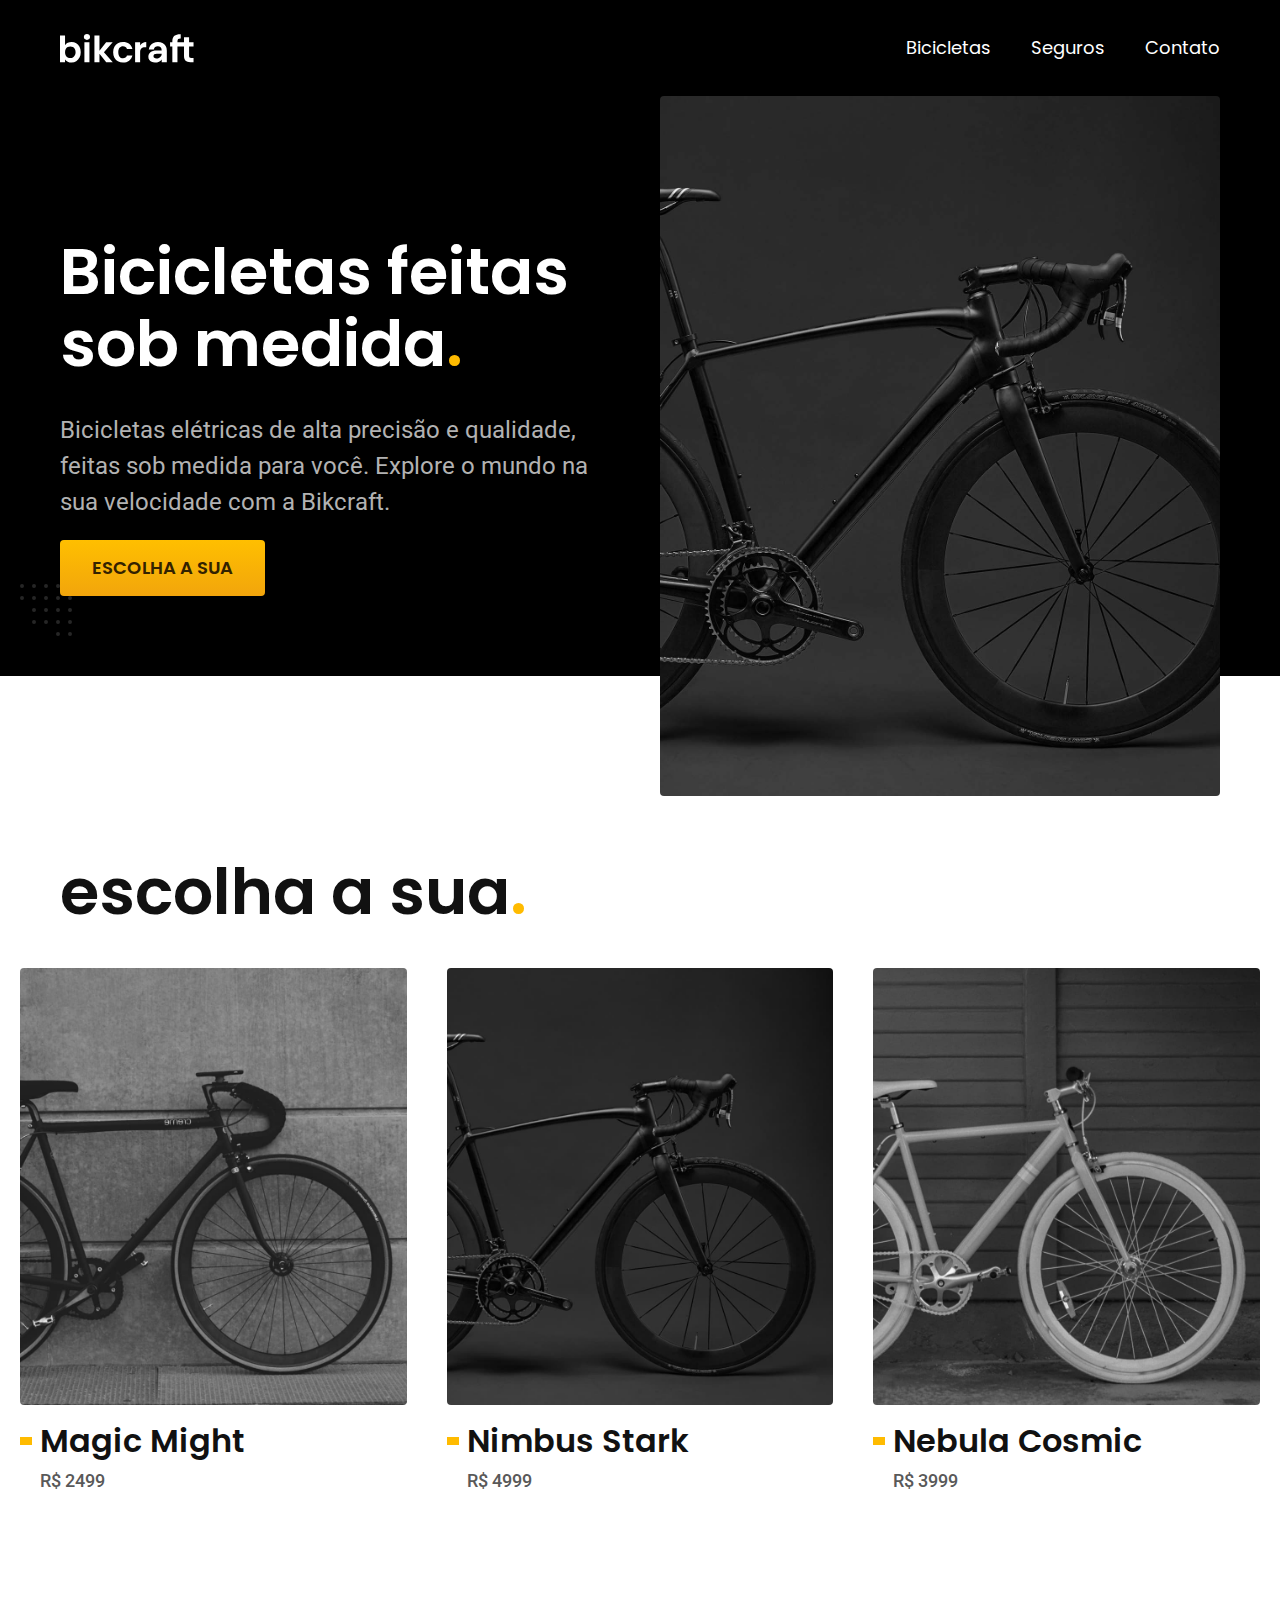
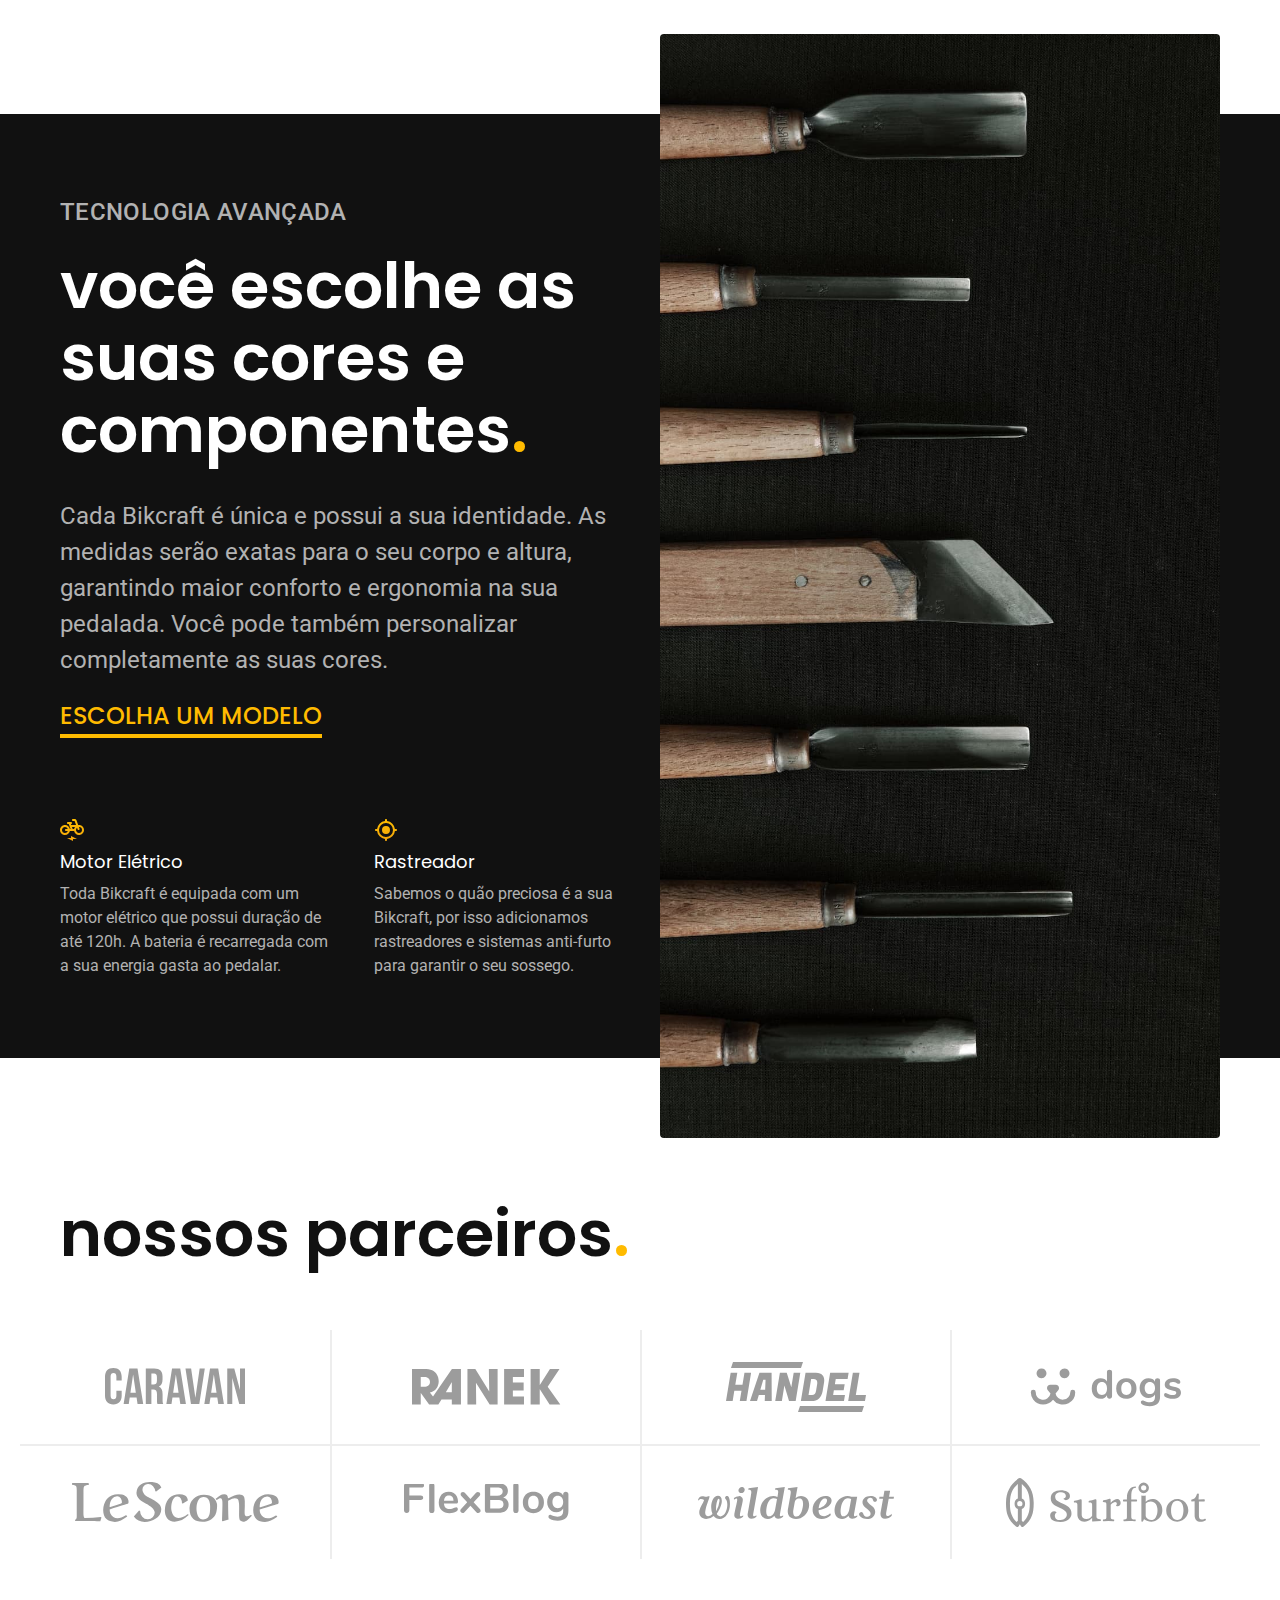
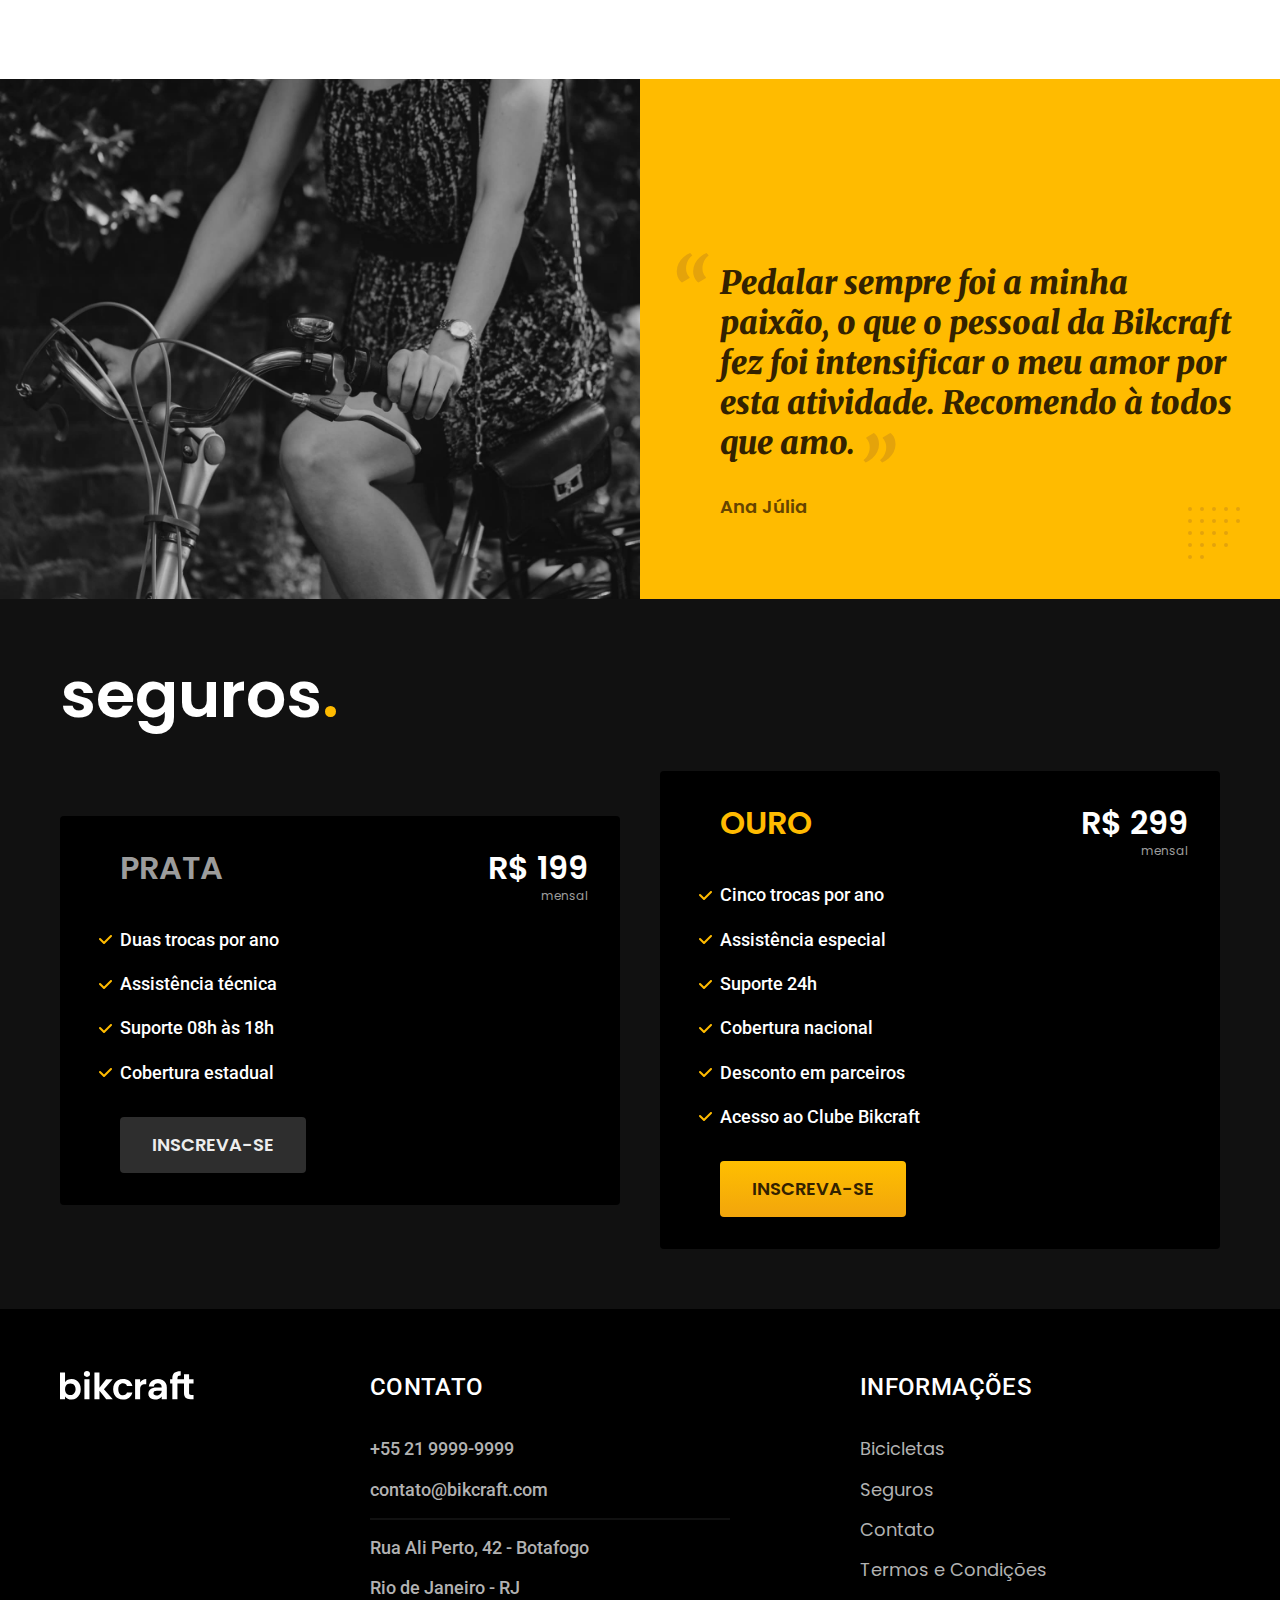
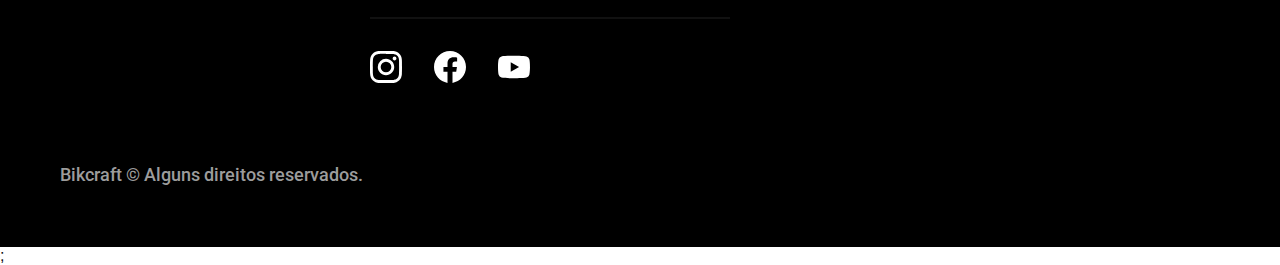
<file: index.html>
<!DOCTYPE html>
<html lang="pt-br">

<head>
  <meta charset="UTF-8">
  <meta name="viewport" content="width=device-width, initial-scale=1.0">

  <title>Bikcraft - Bicicletas Elétricas</title>
  <meta name="description"
    content="Bicicletas elétricas de alta precisão e qualidade, feitas sob medida para o cliente. Explore o mundo na sua velocidade com a Bikcraft.">
  <link rel="icon" href="./favicon.svg" type="image/svg+xml">
  <link rel="preload" href="./css/style.min.css" as="style">
  <link rel="stylesheet" href="./css/style.min.css">
  <script>
    document.documentElement.classList.add("js")
  </script>
  <link rel="preconnect" href="https://fonts.googleapis.com">
  <link rel="preconnect" href="https://fonts.gstatic.com" crossorigin>
  <link
    href="https://fonts.googleapis.com/css2?family=Merriweather:ital,wght@1,900&family=Poppins:wght@400;600&family=Roboto:wght@400;500&display=swap"
    rel="stylesheet">
</head>

<body>
  <header class="header-bg">
    <div class="header container">
      <a href="./">
        <img src="./img/bikcraft.svg" width="136" height="32" alt="Bikcraft">
      </a>

      <nav aria-label="primaria">
        <ul class="header-menu font-1-m cor-0">
          <li><a href="./bicicletas.html">Bicicletas</a></li>
          <li><a href="./seguros.html">Seguros</a></li>
          <li><a href="./contato.html">Contato</a></li>
        </ul>
      </nav>
    </div>
  </header>

  <main class="introducao-bg">
    <div class="introducao container">
      <div class="introducao-conteudo">
        <h1 class="font-1-xxl cor-0 fadeInDown" data-anime="200">Bicicletas feitas sob medida<span
            class="cor-p1">.</span></h1>
        <p class="font-2-l cor-5 fadeInDown" data-anime="400">Bicicletas elétricas de alta precisão e qualidade, feitas
          sob medida
          para você.
          Explore o mundo na sua velocidade com a Bikcraft.</p>
        <a class="botao fadeInDown" data-anime="600" href="./bicicletas.html">Escolha a sua</a>
      </div>
      <picture data-anime="800">
        <source media="(max-width: 800px)" srcset="./img/bicicletas/nimbus.jpg">
        <img src="./img/fotos/introducao.jpg" width="1280" height="1600" alt="Bicicleta elétrica preta.">
      </picture>
    </div>
  </main>

  <article class="bicicletas-lista">
    <h2 class="container font-1-xxl">escolha a sua<span class="cor-p1">.</span></h2>

    <ul>
      <li>
        <a href="./bicicletas/magic.html">
          <img src="./img/bicicletas/magic-home.jpg" alt="Bicicleta preta" width="920" height="1040">
          <h3 class="font-1-xl">Magic Might</h3>
          <span class="font-2-m cor-8">R$ 2499</span>
        </a>
      </li>
      <li>
        <a href="./bicicletas/nimbus.html">
          <img src="./img/bicicletas/nimbus-home.jpg" alt="Bicicleta preta" width="920" height="1040">
          <h3 class="font-1-xl">Nimbus Stark</h3>
          <span class="font-2-m cor-8">R$ 4999</span>
        </a>
      </li>
      <li>
        <a href="./bicicletas/nebula.html">
          <img src="./img/bicicletas/nebula-home.jpg" alt="Bicicleta preta" width="920" height="1040">
          <h3 class="font-1-xl">Nebula Cosmic</h3>
          <span class="font-2-m cor-8">R$ 3999</span>
        </a>
      </li>
    </ul>
  </article>

  <article class="tecnologia-bg">
    <div class="tecnologia container">
      <div class="tecnologia-conteudo">
        <span class="font-2-l-b cor-5">Tecnologia Avançada</span>
        <h2 class="font-1-xxl cor-0">você escolhe as suas cores e componentes<span class="cor-p1">.</span></h2>
        <p class="font-2-l cor-5">Cada Bikcraft é única e possui a sua identidade. As medidas serão exatas para o seu
          corpo e altura, garantindo maior conforto e ergonomia na sua pedalada. Você pode também personalizar
          completamente as suas cores.</p>
        <a class="link" href="./bicicletas.html">Escolha um modelo</a>
        <div class="tecnologia-vantagens">
          <div>
            <img src="./img/icones/eletrica.svg" width="24" height="24" alt="">
            <h3 class="font-1-m cor-0">Motor Elétrico</h3>
            <p class="font-2-s cor-5">Toda Bikcraft é equipada com um motor elétrico que possui duração de até 120h. A
              bateria é recarregada com a sua energia gasta ao pedalar.</p>
          </div>
          <div>
            <img src="./img/icones/rastreador.svg" width="24" height="24" alt="">
            <h3 class="font-1-m cor-0">Rastreador</h3>
            <p class="font-2-s cor-5">Sabemos o quão preciosa é a sua Bikcraft, por isso adicionamos rastreadores e
              sistemas anti-furto para garantir o seu sossego.</p>
          </div>
        </div>
      </div>
      <div class="tecnologia-imagem">
        <img src="./img/fotos/tecnologia.jpg" width="1200" height="1920" alt="">
      </div>
    </div>
  </article>

  <section class="parceiros" aria-label="Nossos Parceiros">
    <h2 class="container font-1-xxl">nossos parceiros<span class="cor-p1">.</span></h2>

    <ul>
      <li><img src="./img/parceiros/caravan.svg" alt="Caravan" width="140" height="38"></li>
      <li><img src="./img/parceiros/ranek.svg" alt="Ranek" width="149" height="36"></li>
      <li><img src="./img/parceiros/handel.svg" alt="Handel" width="140" height="50"></li>
      <li><img src="./img/parceiros/dogs.svg" alt="Dogs" width="152" height="39"></li>
      <li><img src="./img/parceiros/lescone.svg" alt="LeScone" width="208" height="41"></li>
      <li><img src="./img/parceiros/flexblog.svg" alt="FlexBlog" width="165" height="38"></li>
      <li><img src="./img/parceiros/wildbeast.svg" alt="Wildbeast" width="196" height="34"></li>
      <li><img src="./img/parceiros/surfbot.svg" alt="Surfbot" width="200" height="49"></li>
    </ul>
  </section>

  <section class="depoimento" aria-label="Depoimento">
    <div>
      <img src="./img/fotos/depoimento.jpg" width="1560" height="1360" alt="Pessoa pedalando uma bicicleta Bikcraft">
    </div>
    <div class="depoimento-conteudo">
      <blockquote class="font-1-xl cor-p5">
        <p>Pedalar sempre foi a minha paixão, o que o pessoal da Bikcraft fez foi intensificar o meu amor por esta
          atividade. Recomendo à todos que amo.</p>
      </blockquote>
      <span class="font-1-m-b cor-p4">Ana Júlia</span>
    </div>
  </section>

  <article class="seguros-bg">
    <div class="seguros container">
      <h2 class="font-1-xxl cor-0">seguros<span class="cor-p1">.</span></h2>
      <div class="seguros-item">
        <h3 class="font-1-xl cor-6">PRATA</h3>
        <span class="font-1-xl cor-0">R$ 199 <span class="font-1-xs cor-6">mensal</span></span>
        <ul class="font-2-m cor-0">
          <li>Duas trocas por ano</li>
          <li>Assistência técnica</li>
          <li>Suporte 08h às 18h</li>
          <li>Cobertura estadual</li>
        </ul>
        <a class="botao secundario" href="./orcamento.html">Inscreva-se</a>
      </div>

      <div class="seguros-item">
        <h3 class="font-1-xl cor-p1">OURO</h3>
        <span class="font-1-xl cor-0">R$ 299 <span class="font-1-xs cor-6">mensal</span></span>
        <ul class="font-2-m cor-0">
          <li>Cinco trocas por ano</li>
          <li>Assistência especial</li>
          <li>Suporte 24h</li>
          <li>Cobertura nacional</li>
          <li>Desconto em parceiros</li>
          <li>Acesso ao Clube Bikcraft</li>
        </ul>
        <a class="botao" href="./orcamento.html">Inscreva-se</a>
      </div>
    </div>
  </article>

  <footer class="footer-bg">
    <div class="footer container">
      <img src="./img/bikcraft.svg" width="136" height="32" alt="Bikcraft">
      <div class="footer-contato">
        <h3 class="font-2-l-b cor-0">Contato</h3>
        <ul class="font-2-m cor-5">
          <li><a href="tel:+552199999999">+55 21 9999-9999</a></li>
          <li><a href="mailto:contato@bikcraft.com">contato@bikcraft.com</a></li>
          <li>Rua Ali Perto, 42 - Botafogo</li>
          <li>Rio de Janeiro - RJ</li>
        </ul>
        <div class="footer-redes">
          <a href="./">
            <img src="./img/redes/instagram.svg" width="32" height="32" alt="Instagram">
          </a>
          <a href="./">
            <img src="./img/redes/facebook.svg" width="32" height="32" alt="Facebook">
          </a>
          <a href="./">
            <img src="./img/redes/youtube.svg" width="32" height="32" alt="Youtube">
          </a>
        </div>
      </div>
      <div class="footer-informacoes">
        <h3 class="font-2-l-b cor-0">Informações</h3>
        <nav>
          <ul class="font-1-m cor-5">
            <li><a href="./bicicletas.html">Bicicletas</a></li>
            <li><a href="./seguros.html">Seguros</a></li>
            <li><a href="./contato.html">Contato</a></li>
            <li><a href="./termos.html">Termos e Condições</a></li>
          </ul>
        </nav>
      </div>
      <p class="footer-copy font-2-m cor-6">Bikcraft © Alguns direitos reservados.</p>
    </div>
  </footer>

  <script src="./js/plugins/simple-anime.js"></script>;
  <script src="js/script.js"></script>
</body>

</html>
</file>
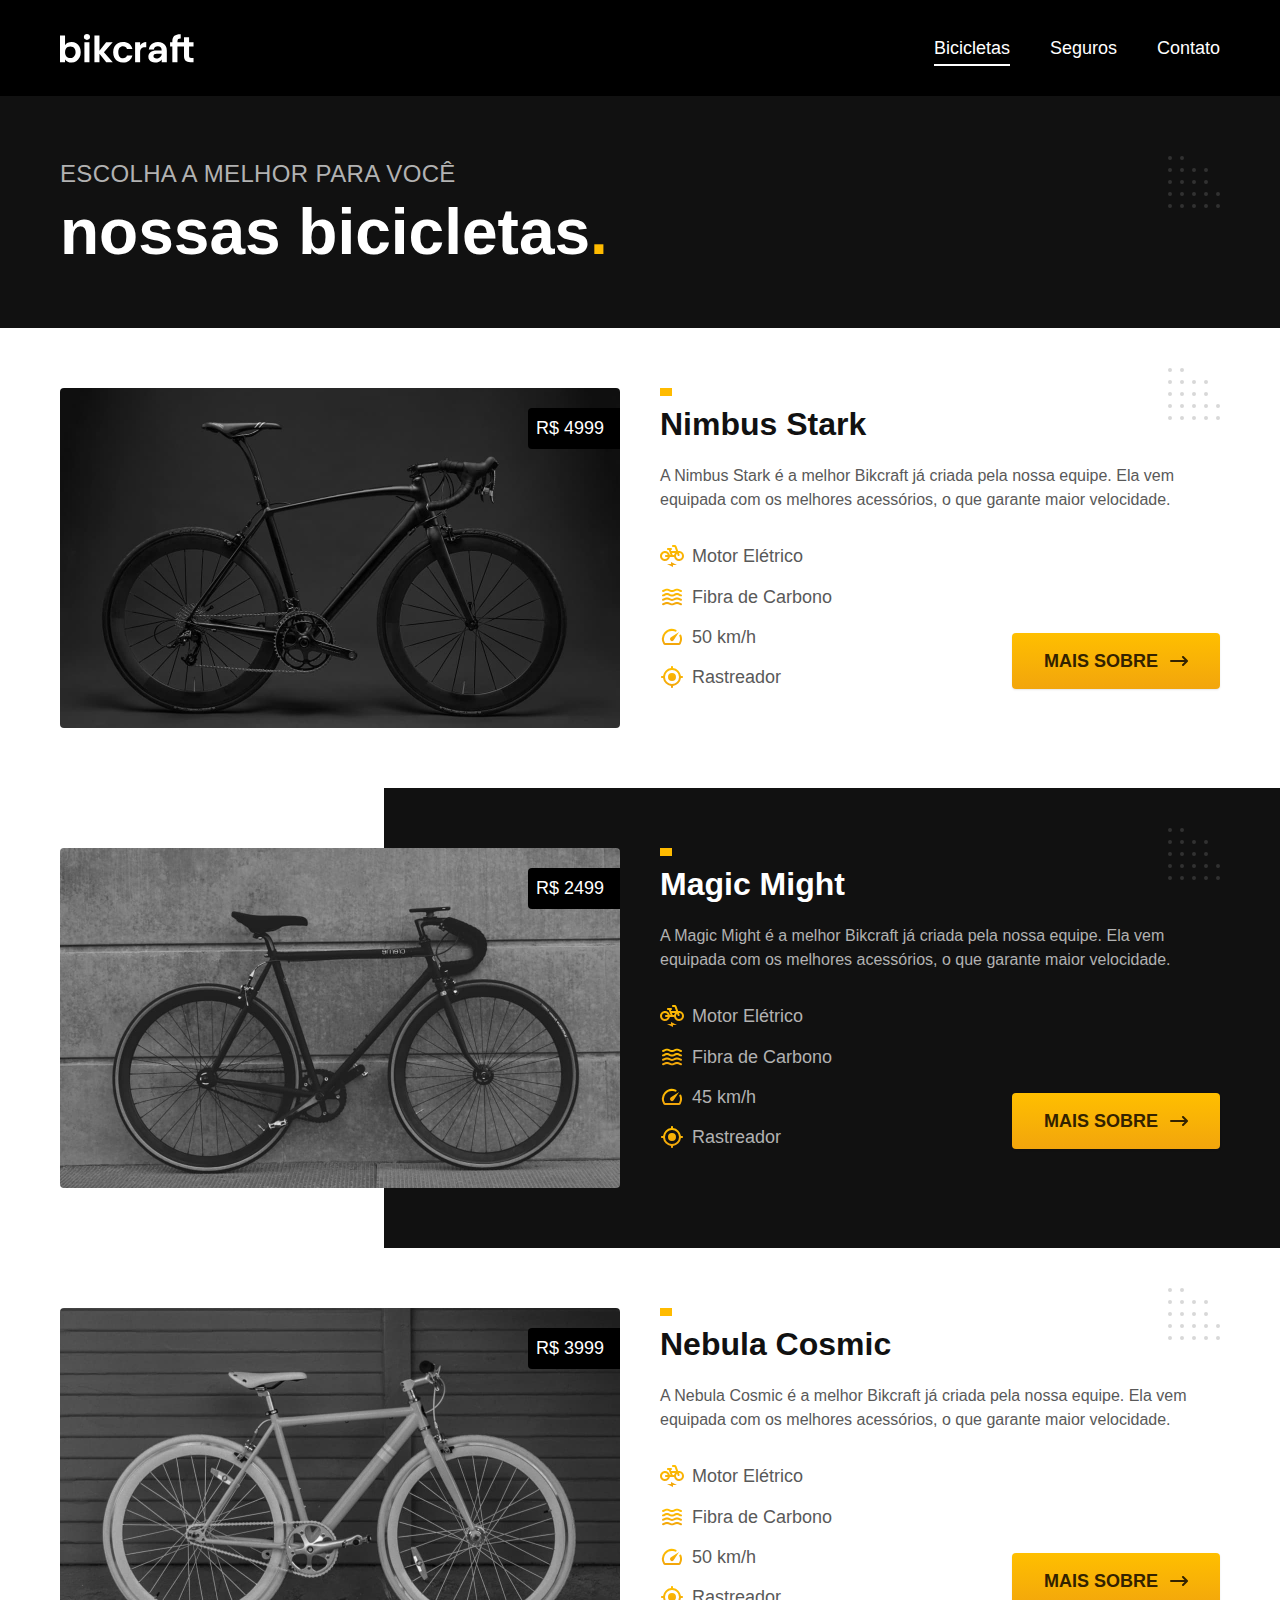
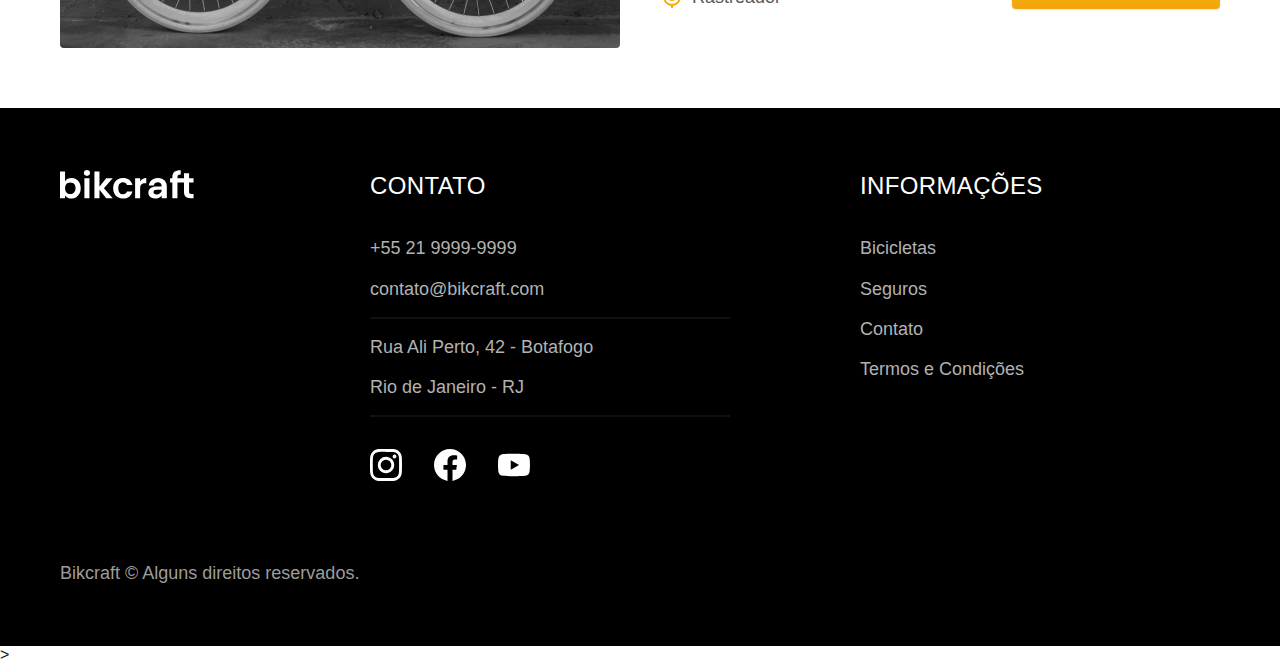
<file: bicicletas.html>
<!DOCTYPE html>
<html lang="pt-br">

<head>
  <meta charset="UTF-8">
  <meta name="viewport" content="width=device-width, initial-scale=1.0">

  <title>Bicicletas | Bikcraft</title>
  <meta name="description" content="Bicicletas">

  <link rel="icon" href="./favicon.svg" type="image/svg+xml">
  <link rel="preload" href="./css/style.min.css" as="style">
  <link rel="stylesheet" href="./css/style.min.css">
  <script>
    document.documentElement.classList.add("js")
  </script>
</head>

<body id="bicicletas">
  <header class="header-bg">
    <div class="header container">
      <a href="./">
        <img src="./img/bikcraft.svg" alt="Bikcraft">
      </a>

      <nav aria-label="primaria">
        <ul class="header-menu font-1-m cor-0">
          <li><a href="./bicicletas.html">Bicicletas</a></li>
          <li><a href="./seguros.html">Seguros</a></li>
          <li><a href="./contato.html">Contato</a></li>
        </ul>
      </nav>
    </div>
  </header>

  <main>
    <div class="titulo-bg">
      <div class="titulo container">
        <p class="font-2-l-b cor-5">Escolha a melhor para você</p>
        <h1 class="font-1-xxl cor-0">nossas bicicletas<span class="cor-p1">.</span></h1>
      </div>
    </div>

    <div class="bicicletas container">
      <div class="bicicletas-imagem">
        <img src="./img/bicicletas/nimbus.jpg" alt="Bicicleta preta">
        <span class="font-2-m cor-0">R$ 4999</span>
      </div>
      <div class="bicicletas-conteudo">
        <h2 class="font-1-xl">Nimbus Stark</h2>
        <p class="font-2-s cor-8">A Nimbus Stark é a melhor Bikcraft já criada pela nossa equipe. Ela vem equipada com
          os melhores acessórios, o que garante maior velocidade.</p>
        <ul class="font-1-m cor-8">
          <li>
            <img src="./img/icones/eletrica.svg" alt="">
            Motor Elétrico
          </li>
          <li>
            <img src="./img/icones/carbono.svg" alt="">
            Fibra de Carbono
          </li>
          <li>
            <img src="./img/icones/velocidade.svg" alt="">
            50 km/h
          </li>
          <li>
            <img src="./img/icones/rastreador.svg" alt="">
            Rastreador
          </li>
        </ul>
        <a class="botao seta" href="./bicicletas/nimbus.html">Mais Sobre</a>
      </div>
    </div>

    <div class="bicicletas-bg">
      <div class="bicicletas container">
        <div class="bicicletas-imagem">
          <img src="./img/bicicletas/magic.jpg" alt="Bicicleta preta">
          <span class="font-2-m cor-0">R$ 2499</span>
        </div>
        <div class="bicicletas-conteudo">
          <h2 class="font-1-xl cor-0">Magic Might</h2>
          <p class="font-2-s cor-5">A Magic Might é a melhor Bikcraft já criada pela nossa equipe. Ela vem equipada com
            os melhores acessórios, o que garante maior velocidade.</p>
          <ul class="font-1-m cor-5">
            <li>
              <img src="./img/icones/eletrica.svg" alt="">
              Motor Elétrico
            </li>
            <li>
              <img src="./img/icones/carbono.svg" alt="">
              Fibra de Carbono
            </li>
            <li>
              <img src="./img/icones/velocidade.svg" alt="">
              45 km/h
            </li>
            <li>
              <img src="./img/icones/rastreador.svg" alt="">
              Rastreador
            </li>
          </ul>
          <a class="botao seta" href="./bicicletas/magic.html">Mais Sobre</a>
        </div>
      </div>
    </div>

    <div class="bicicletas container">
      <div class="bicicletas-imagem">
        <img src="./img/bicicletas/nebula.jpg" alt="Bicicleta preta">
        <span class="font-2-m cor-0">R$ 3999</span>
      </div>
      <div class="bicicletas-conteudo">
        <h2 class="font-1-xl">Nebula Cosmic</h2>
        <p class="font-2-s cor-8">A Nebula Cosmic é a melhor Bikcraft já criada pela nossa equipe. Ela vem equipada com
          os melhores acessórios, o que garante maior velocidade.</p>
        <ul class="font-1-m cor-8">
          <li>
            <img src="./img/icones/eletrica.svg" alt="">
            Motor Elétrico
          </li>
          <li>
            <img src="./img/icones/carbono.svg" alt="">
            Fibra de Carbono
          </li>
          <li>
            <img src="./img/icones/velocidade.svg" alt="">
            50 km/h
          </li>
          <li>
            <img src="./img/icones/rastreador.svg" alt="">
            Rastreador
          </li>
        </ul>
        <a class="botao seta" href="./bicicletas/nebula.html">Mais Sobre</a>
      </div>
    </div>

  </main>

  <footer class="footer-bg">
    <div class="footer container">
      <img src="./img/bikcraft.svg" alt="Bikcraft">
      <div class="footer-contato">
        <h3 class="font-2-l-b cor-0">Contato</h3>
        <ul class="font-2-m cor-5">
          <li><a href="tel:+552199999999">+55 21 9999-9999</a></li>
          <li><a href="mailto:contato@bikcraft.com">contato@bikcraft.com</a></li>
          <li>Rua Ali Perto, 42 - Botafogo</li>
          <li>Rio de Janeiro - RJ</li>
        </ul>
        <div class="footer-redes">
          <a href="./">
            <img src="./img/redes/instagram.svg" alt="Instagram">
          </a>
          <a href="./">
            <img src="./img/redes/facebook.svg" alt="Facebook">
          </a>
          <a href="./">
            <img src="./img/redes/youtube.svg" alt="Youtube">
          </a>
        </div>
      </div>
      <div class="footer-informacoes">
        <h3 class="font-2-l-b cor-0">Informações</h3>
        <nav>
          <ul class="font-1-m cor-5">
            <li><a href="./bicicletas.html">Bicicletas</a></li>
            <li><a href="./seguros.html">Seguros</a></li>
            <li><a href="./contato.html">Contato</a></li>
            <li><a href="./termos.html">Termos e Condições</a></li>
          </ul>
        </nav>
      </div>
      <p class="footer-copy font-2-m cor-6">Bikcraft © Alguns direitos reservados.</p>
    </div>
  </footer>
  <script src="js/script.js"></script>
</body>>

</html>
</file>
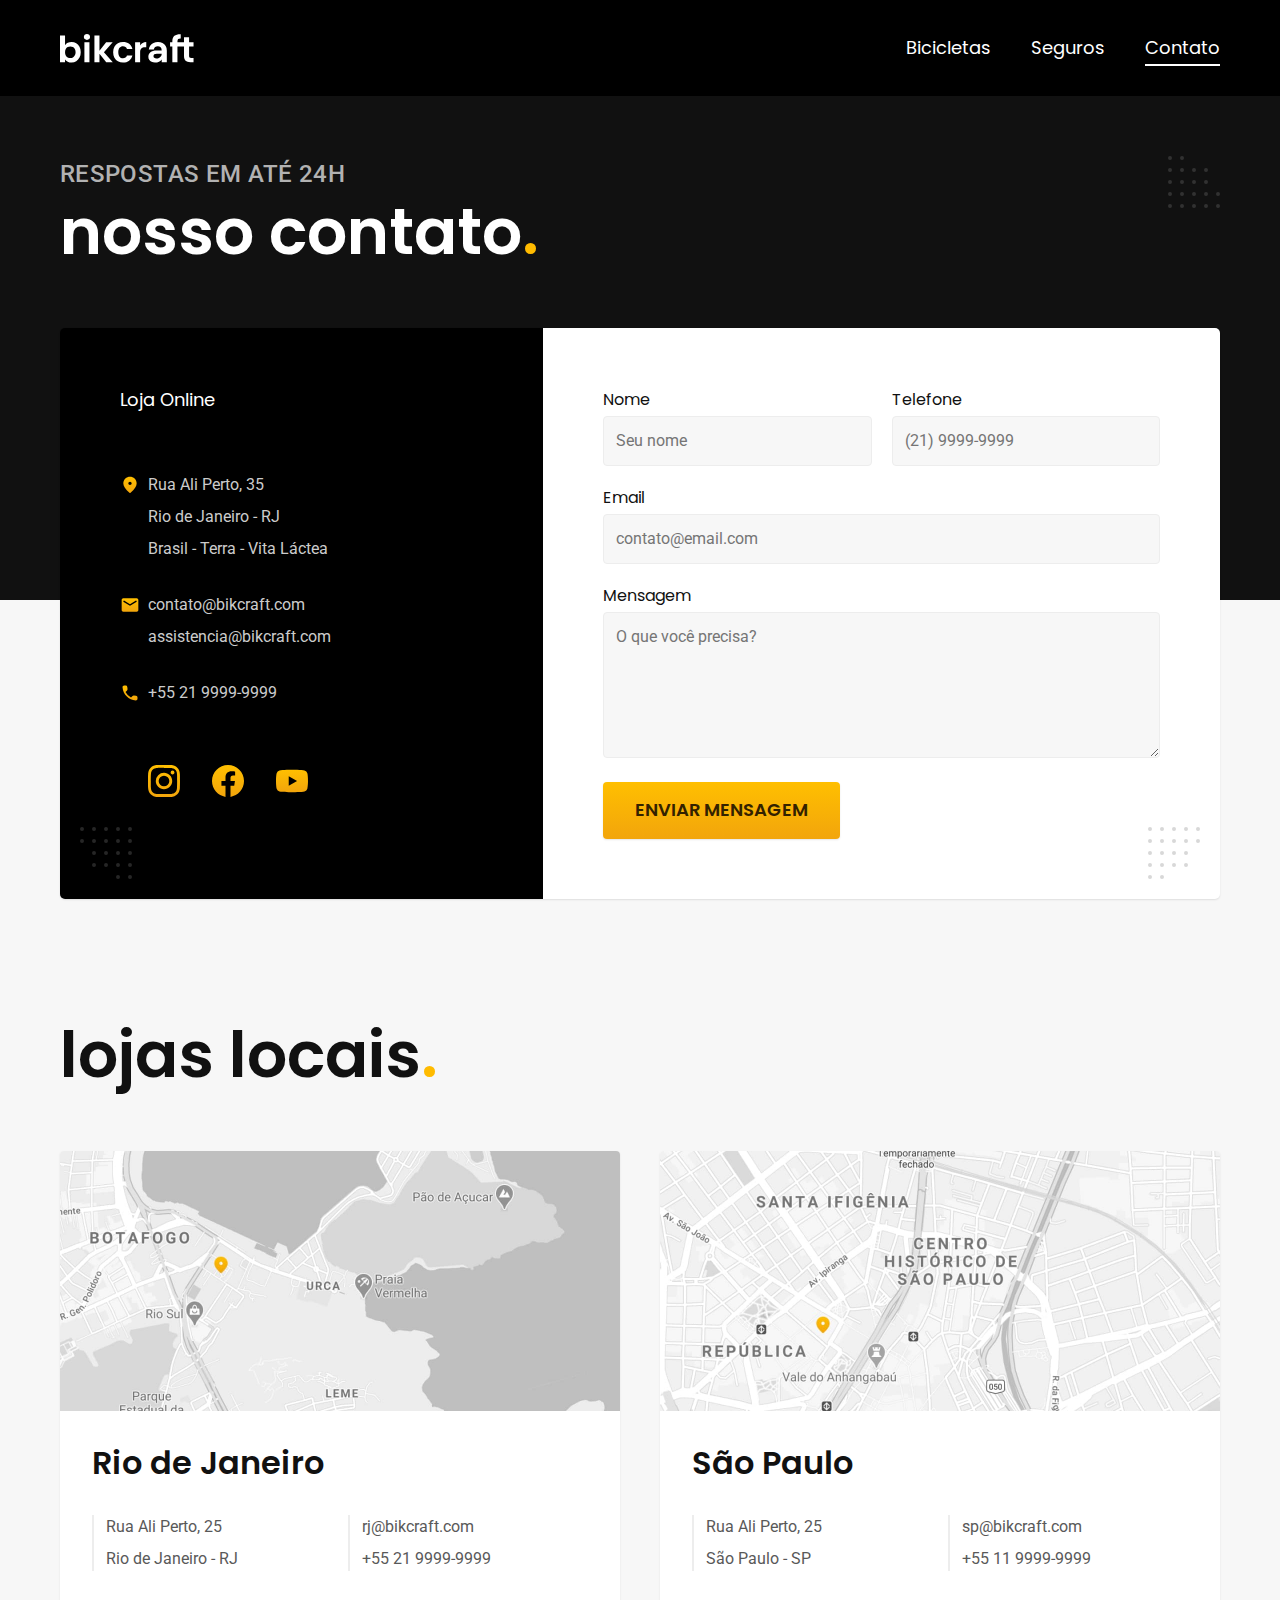
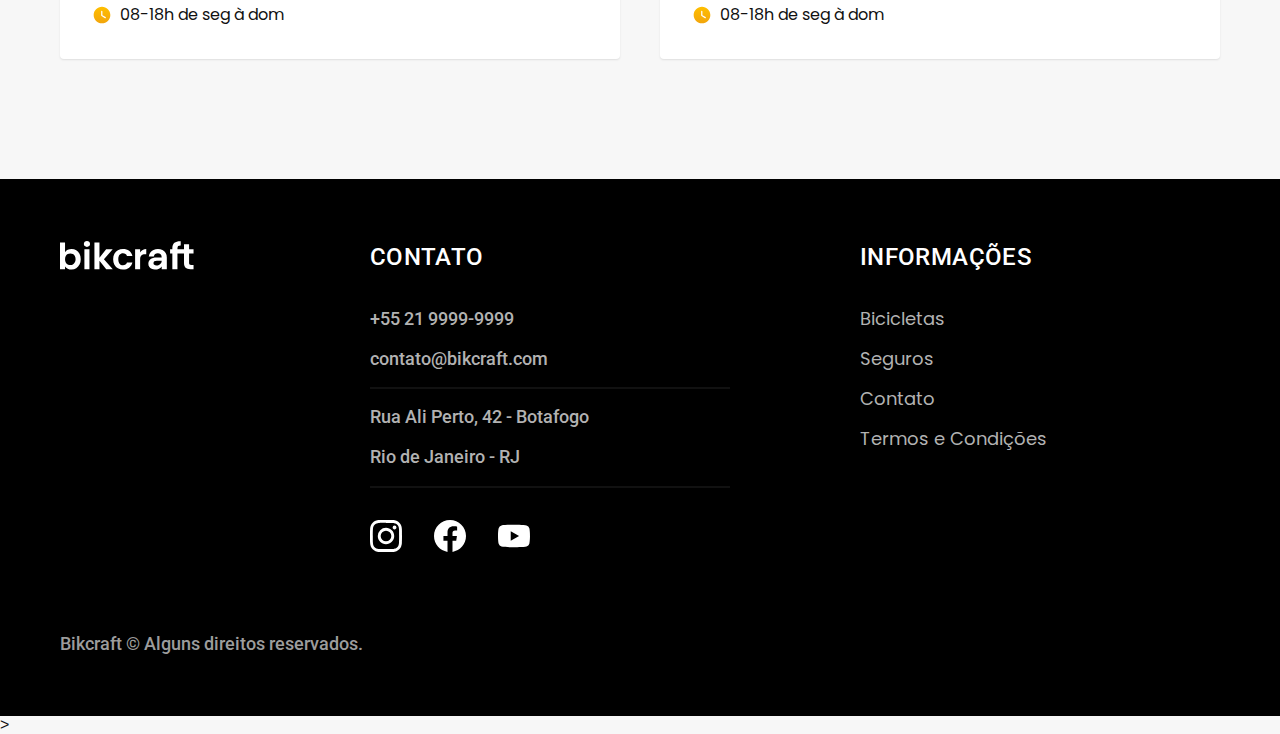
<file: contato.html>
<!DOCTYPE html>
<html lang="pt-br">

<head>
  <meta charset="UTF-8">
  <meta name="viewport" content="width=device-width, initial-scale=1.0">

  <title>Contato | Bikcraft</title>
  <meta name="description" content="Contato.">

  <link rel="icon" href="./favicon.svg" type="image/svg+xml">
  <link rel="preload" href="./css/style.min.css" as="style">
  <link rel="stylesheet" href="./css/style.min.css">
  <script>
    document.documentElement.classList.add("js")
  </script>
  <link rel="preconnect" href="https://fonts.googleapis.com">
  <link rel="preconnect" href="https://fonts.gstatic.com" crossorigin>
  <link
    href="https://fonts.googleapis.com/css2?family=Merriweather:ital,wght@1,900&family=Poppins:wght@400;600&family=Roboto:wght@400;500&display=swap"
    rel="stylesheet">
</head>

<body id="contato">
  <header class="header-bg">
    <div class="header container">
      <a href="./">
        <img src="./img/bikcraft.svg" alt="Bikcraft">
      </a>

      <nav aria-label="primaria">
        <ul class="header-menu font-1-m cor-0">
          <li><a href="./bicicletas.html">Bicicletas</a></li>
          <li><a href="./seguros.html">Seguros</a></li>
          <li><a href="./contato.html">Contato</a></li>
        </ul>
      </nav>
    </div>
  </header>

  <main>
    <div class="titulo-bg">
      <div class="titulo container">
        <p class="font-2-l-b cor-5">Respostas em até 24h</p>
        <h1 class="font-1-xxl cor-0">nosso contato<span class="cor-p1">.</span></h1>
      </div>
    </div>

    <div class="contato container">
      <section class="contato-dados" aria-label="Endereço">
        <h2 class="font-1-m cor-0">Loja Online</h2>
        <div class="contato-endereco font-2-s cor-4">
          <p>Rua Ali Perto, 35</p>
          <p>Rio de Janeiro - RJ</p>
          <p>Brasil - Terra - Vita Láctea</p>
        </div>
        <address class="contato-meios font-2-s cor-4">
          <a href="mailto:contato@bikcraft.com">contato@bikcraft.com</a>
          <a href="mailto:assistencia@bikcraft.com">assistencia@bikcraft.com</a>
          <a href="tel:+552199999999">+55 21 9999-9999</a>
        </address>
        <div class="contato-redes">
          <a href="./">
            <img src="./img/redes/instagram-p.svg" alt="Instagram">
          </a>
          <a href="./">
            <img src="./img/redes/facebook-p.svg" alt="Facebook">
          </a>
          <a href="./">
            <img src="./img/redes/youtube-p.svg" alt="Youtube">
          </a>
        </div>
      </section>
      <section class="contato-formulario" aria-label="Formulário">
        <form class="form" action="./contato.html">
          <div>
            <label for="nome">Nome</label>
            <input type="text" id="nome" name="nome" placeholder="Seu nome">
          </div>
          <div>
            <label for="telefone">Telefone</label>
            <input type="text" id="telefone" name="telefone" placeholder="(21) 9999-9999">
          </div>
          <div class="col-2">
            <label for="email">Email</label>
            <input type="email" id="email" name="email" placeholder="contato@email.com">
          </div>
          <div class="col-2">
            <label for="mensagem">Mensagem</label>
            <textarea rows="5" id="mensagem" name="mensagem" placeholder="O que você precisa?"></textarea>
          </div>
          <button class="botao col-2">Enviar Mensagem</button>
        </form>
      </section>
    </div>
  </main>

  <article class="lojas container">
    <h2 class="font-1-xxl">lojas locais<span class="cor-p1">.</span></h2>
    <div class="lojas-item">
      <img src="./img/lojas/rj.jpg" alt="mapa marcando o endereço em Rua Ali Perto, 25 - Rio de Janeiro - RJ">
      <div class="lojas-conteudo">
        <h3 class="font-1-xl">Rio de Janeiro</h3>
        <div class="lojas-dados font-2-s cor-8">
          <p>Rua Ali Perto, 25</p>
          <p>Rio de Janeiro - RJ</p>
        </div>
        <div class="lojas-dados font-2-s cor-8">
          <a href="mailto:rj@bikcraft.com">rj@bikcraft.com</a>
          <a href="tel:+552199999999">+55 21 9999-9999</a>
        </div>
        <p class="lojas-tempo font-1-s"><img src="./img/icones/horario.svg" alt="">08-18h de seg à dom</p>
      </div>
    </div>

    <div class="lojas-item">
      <img src="./img/lojas/sp.jpg" alt="mapa marcando o endereço em Rua Ali Perto, 25 - São Paulo - SP">
      <div class="lojas-conteudo">
        <h3 class="font-1-xl">São Paulo</h3>
        <div class="lojas-dados font-2-s cor-8">
          <p>Rua Ali Perto, 25</p>
          <p>São Paulo - SP</p>
        </div>
        <div class="lojas-dados font-2-s cor-8">
          <a href="mailto:sp@bikcraft.com">sp@bikcraft.com</a>
          <a href="tel:+551199999999">+55 11 9999-9999</a>
        </div>
        <p class="lojas-tempo font-1-s"><img src="./img/icones/horario.svg" alt="">08-18h de seg à dom</p>
      </div>
    </div>
  </article>

  <footer class="footer-bg">
    <div class="footer container">
      <img src="./img/bikcraft.svg" alt="Bikcraft">
      <div class="footer-contato">
        <h3 class="font-2-l-b cor-0">Contato</h3>
        <ul class="font-2-m cor-5">
          <li><a href="tel:+552199999999">+55 21 9999-9999</a></li>
          <li><a href="mailto:contato@bikcraft.com">contato@bikcraft.com</a></li>
          <li>Rua Ali Perto, 42 - Botafogo</li>
          <li>Rio de Janeiro - RJ</li>
        </ul>
        <div class="footer-redes">
          <a href="./">
            <img src="./img/redes/instagram.svg" alt="Instagram">
          </a>
          <a href="./">
            <img src="./img/redes/facebook.svg" alt="Facebook">
          </a>
          <a href="./">
            <img src="./img/redes/youtube.svg" alt="Youtube">
          </a>
        </div>
      </div>
      <div class="footer-informacoes">
        <h3 class="font-2-l-b cor-0">Informações</h3>
        <nav>
          <ul class="font-1-m cor-5">
            <li><a href="./bicicletas.html">Bicicletas</a></li>
            <li><a href="./seguros.html">Seguros</a></li>
            <li><a href="./contato.html">Contato</a></li>
            <li><a href="./termos.html">Termos e Condições</a></li>
          </ul>
        </nav>
      </div>
      <p class="footer-copy font-2-m cor-6">Bikcraft © Alguns direitos reservados.</p>
    </div>
  </footer>
  <script src="js/script.js"></script>
</body>>

</html>
</file>
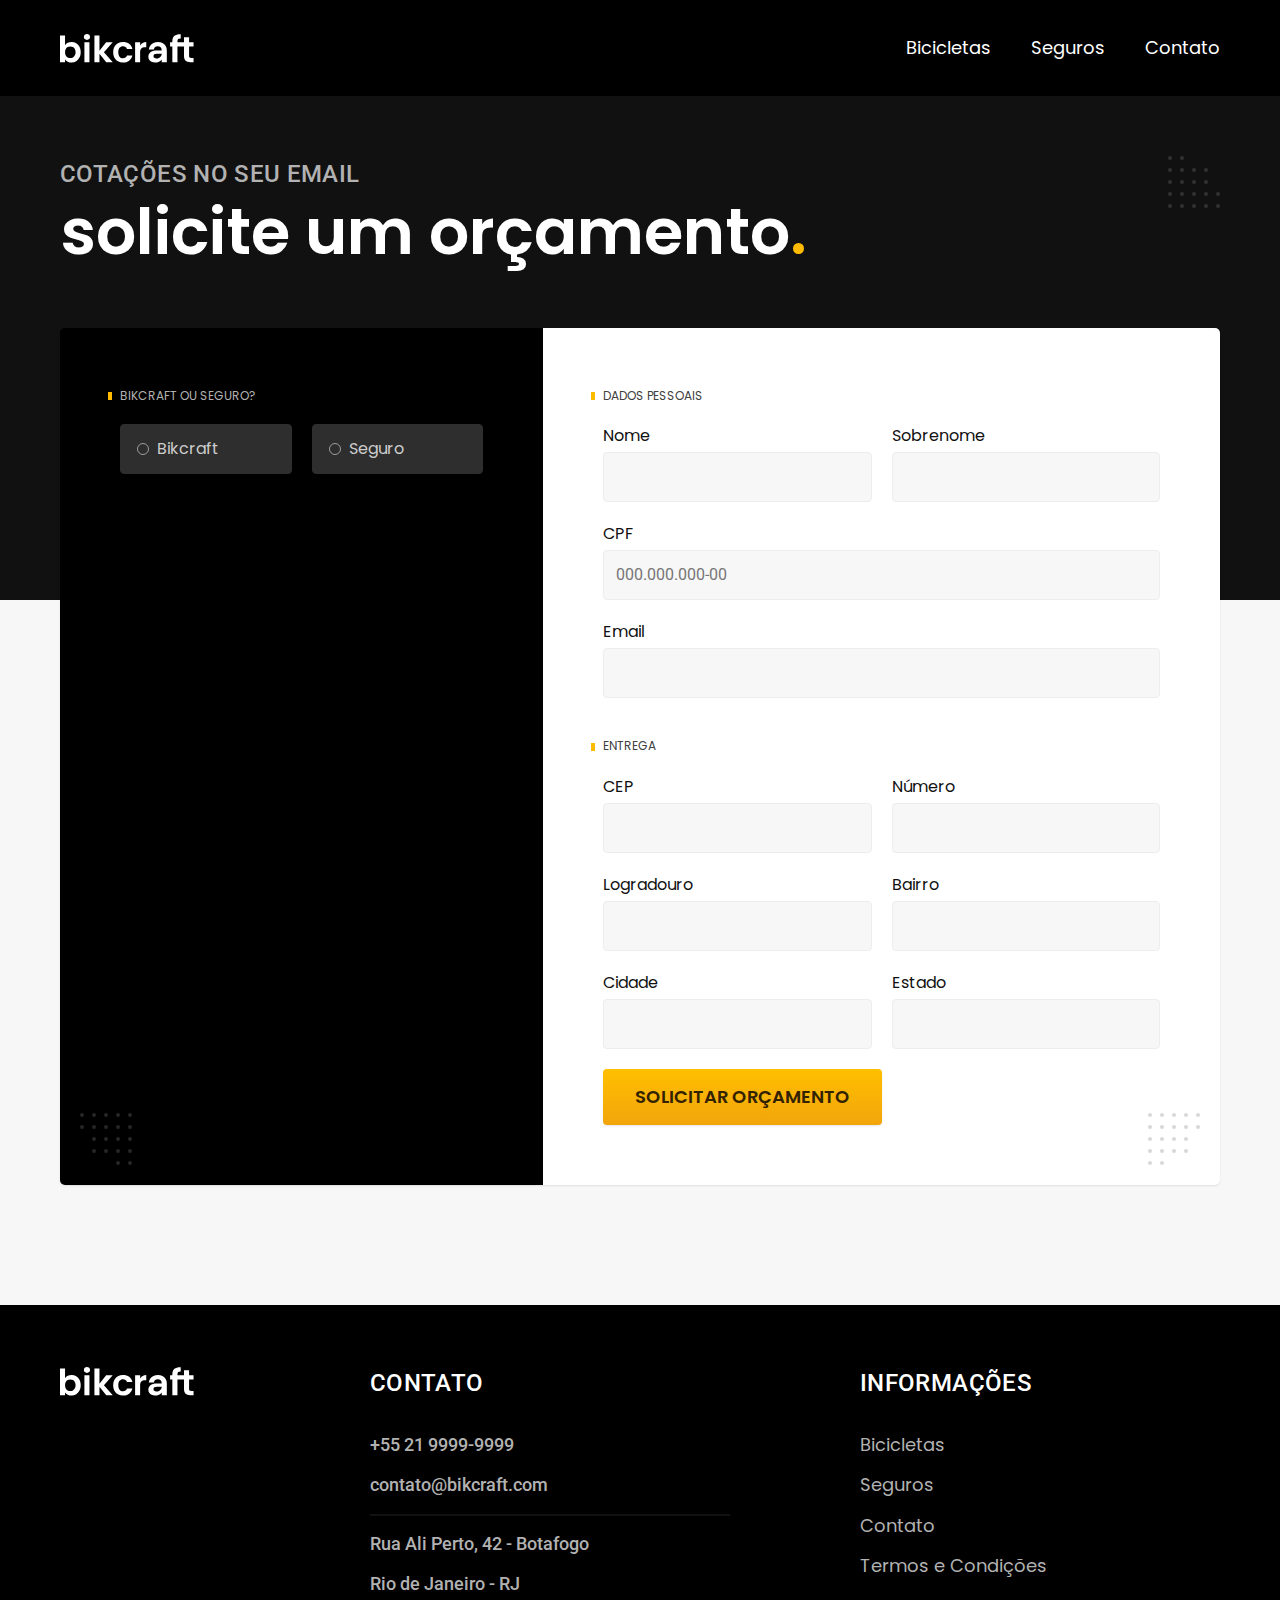
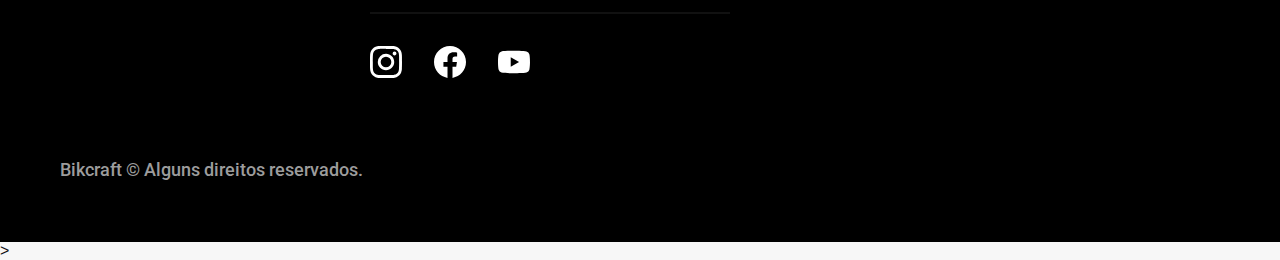
<file: orcamento.html>
<!DOCTYPE html>
<html lang="pt-br">

<head>
  <meta charset="UTF-8">
  <meta name="viewport" content="width=device-width, initial-scale=1.0">

  <title>Orçamento | Bikcraft</title>
  <meta name="description" content="Orçamento.">

  <link rel="icon" href="./favicon.svg" type="image/svg+xml">
  <link rel="preload" href="./css/style.min.css" as="style">
  <link rel="stylesheet" href="./css/style.min.css">
  <script>
    document.documentElement.classList.add("js")
  </script>
  <link rel="preconnect" href="https://fonts.googleapis.com">
  <link rel="preconnect" href="https://fonts.gstatic.com" crossorigin>
  <link
    href="https://fonts.googleapis.com/css2?family=Merriweather:ital,wght@1,900&family=Poppins:wght@400;600&family=Roboto:wght@400;500&display=swap"
    rel="stylesheet">
</head>

<body id="orcamento">
  <header class="header-bg">
    <div class="header container">
      <a href="./">
        <img src="./img/bikcraft.svg" alt="Bikcraft">
      </a>

      <nav aria-label="primaria">
        <ul class="header-menu font-1-m cor-0">
          <li><a href="./bicicletas.html">Bicicletas</a></li>
          <li><a href="./seguros.html">Seguros</a></li>
          <li><a href="./contato.html">Contato</a></li>
        </ul>
      </nav>
    </div>
  </header>

  <main>
    <div class="titulo-bg">
      <div class="titulo container">
        <p class="font-2-l-b cor-5">Cotações no seu email</p>
        <h1 class="font-1-xxl cor-0">solicite um orçamento<span class="cor-p1">.</span></h1>
      </div>
    </div>

    <form class="orcamento container" action="./orcamento.html">
      <div class="orcamento-produto">
        <h2 class="font-1-xs cor-5">Bikcraft ou Seguro?</h2>

        <input type="radio" name="tipo" value="bikcraft" id="bikcraft">
        <label for="bikcraft">Bikcraft</label>

        <input type="radio" name="tipo" value="seguro" id="seguro">
        <label for="seguro">Seguro</label>

        <div class="orcamento-conteudo" id="orcamento-bikcraft">
          <h2 class="font-1-xs cor-5">Escolha a sua</h2>

          <input type="radio" name="produto" value="nimbus" id="nimbus">
          <label for="nimbus">Nimbus Stark <span>R$ 4999</span></label>
          <div class="orcamento-detalhes">
            <ul class="font-1-xs cor-8">
              <li><img src="./img/icones/eletrica.svg" alt=""> Motor Elétrico</li>
              <li><img src="./img/icones/carbono.svg" alt=""> Fibra de Carbono</li>
              <li><img src="./img/icones/velocidade.svg" alt=""> 50 km/h</li>
              <li><img src="./img/icones/rastreador.svg" alt=""> Rastreador</li>
            </ul>
            <img src="./img/bicicletas/nimbus.jpg" alt="Bicicleta preta">
          </div>

          <input type="radio" name="produto" value="magic" id="magic">
          <label for="magic">Magic Might <span>R$ 2499</span></label>
          <div class="orcamento-detalhes">
            <ul class="font-1-xs cor-8">
              <li><img src="./img/icones/eletrica.svg" alt=""> Motor Elétrico</li>
              <li><img src="./img/icones/carbono.svg" alt=""> Fibra de Carbono</li>
              <li><img src="./img/icones/velocidade.svg" alt=""> 45 km/h</li>
              <li><img src="./img/icones/rastreador.svg" alt=""> Rastreador</li>
            </ul>
            <img src="./img/bicicletas/magic.jpg" alt="Bicicleta preta">
          </div>

          <input type="radio" name="produto" value="nebula" id="nebula">
          <label for="nebula">Nebula Cosmic <span>R$ 3999</span></label>
          <div class="orcamento-detalhes">
            <ul class="font-1-xs cor-8">
              <li><img src="./img/icones/eletrica.svg" alt=""> Motor Elétrico</li>
              <li><img src="./img/icones/carbono.svg" alt=""> Fibra de Carbono</li>
              <li><img src="./img/icones/velocidade.svg" alt=""> 40 km/h</li>
              <li><img src="./img/icones/rastreador.svg" alt=""> Rastreador</li>
            </ul>
            <img src="./img/bicicletas/nebula.jpg" alt="Bicicleta branca">
          </div>

        </div>

        <div class="orcamento-conteudo" id="orcamento-seguro">
          <h2 class="font-1-xs cor-5">Escolha o plano</h2>

          <input type="radio" name="produto" value="prata" id="prata">
          <label for="prata">Prata <span>R$ 199</span></label>

          <input type="radio" name="produto" value="ouro" id="ouro">
          <label for="ouro">Ouro <span>R$ 299</span></label>
        </div>
      </div>
      <div class="orcamento-dados form">
        <h2 class="font-1-xs cor-9 col-2">dados pessoais</h2>
        <div>
          <label for="nome">Nome</label>
          <input type="text" id="nome" name="nome">
        </div>
        <div>
          <label for="sobrenome">Sobrenome</label>
          <input type="text" id="sobrenome" name="sobrenome">
        </div>
        <div class="col-2">
          <label for="cpf">CPF</label>
          <input type="text" id="cpf" name="cpf" placeholder="000.000.000-00">
        </div>
        <div class="col-2">
          <label for="email">Email</label>
          <input type="email" id="email" name="email">
        </div>
        <h2 class="font-1-xs cor-9 col-2">entrega</h2>
        <div>
          <label for="cep">CEP</label>
          <input type="text" id="cep" name="cep">
        </div>
        <div>
          <label for="numero">Número</label>
          <input type="text" id="numero" name="numero">
        </div>
        <div>
          <label for="logradouro">Logradouro</label>
          <input type="text" id="logradouro" name="logradouro">
        </div>
        <div>
          <label for="bairro">Bairro</label>
          <input type="text" id="bairro" name="bairro">
        </div>
        <div>
          <label for="cidade">Cidade</label>
          <input type="text" id="cidade" name="cidade">
        </div>
        <div>
          <label for="estado">Estado</label>
          <input type="text" id="estado" name="estado">
        </div>
        <button class="botao col-2">Solicitar Orçamento</button>
      </div>
    </form>
  </main>

  <footer class="footer-bg">
    <div class="footer container">
      <img src="./img/bikcraft.svg" alt="Bikcraft">
      <div class="footer-contato">
        <h3 class="font-2-l-b cor-0">Contato</h3>
        <ul class="font-2-m cor-5">
          <li><a href="tel:+552199999999">+55 21 9999-9999</a></li>
          <li><a href="mailto:contato@bikcraft.com">contato@bikcraft.com</a></li>
          <li>Rua Ali Perto, 42 - Botafogo</li>
          <li>Rio de Janeiro - RJ</li>
        </ul>
        <div class="footer-redes">
          <a href="./">
            <img src="./img/redes/instagram.svg" alt="Instagram">
          </a>
          <a href="./">
            <img src="./img/redes/facebook.svg" alt="Facebook">
          </a>
          <a href="./">
            <img src="./img/redes/youtube.svg" alt="Youtube">
          </a>
        </div>
      </div>
      <div class="footer-informacoes">
        <h3 class="font-2-l-b cor-0">Informações</h3>
        <nav>
          <ul class="font-1-m cor-5">
            <li><a href="./bicicletas.html">Bicicletas</a></li>
            <li><a href="./seguros.html">Seguros</a></li>
            <li><a href="./contato.html">Contato</a></li>
            <li><a href="./termos.html">Termos e Condições</a></li>
          </ul>
        </nav>
      </div>
      <p class="footer-copy font-2-m cor-6">Bikcraft © Alguns direitos reservados.</p>
    </div>
  </footer>
  <script src="js/script.js"></script>
</body>>

</html>
</file>
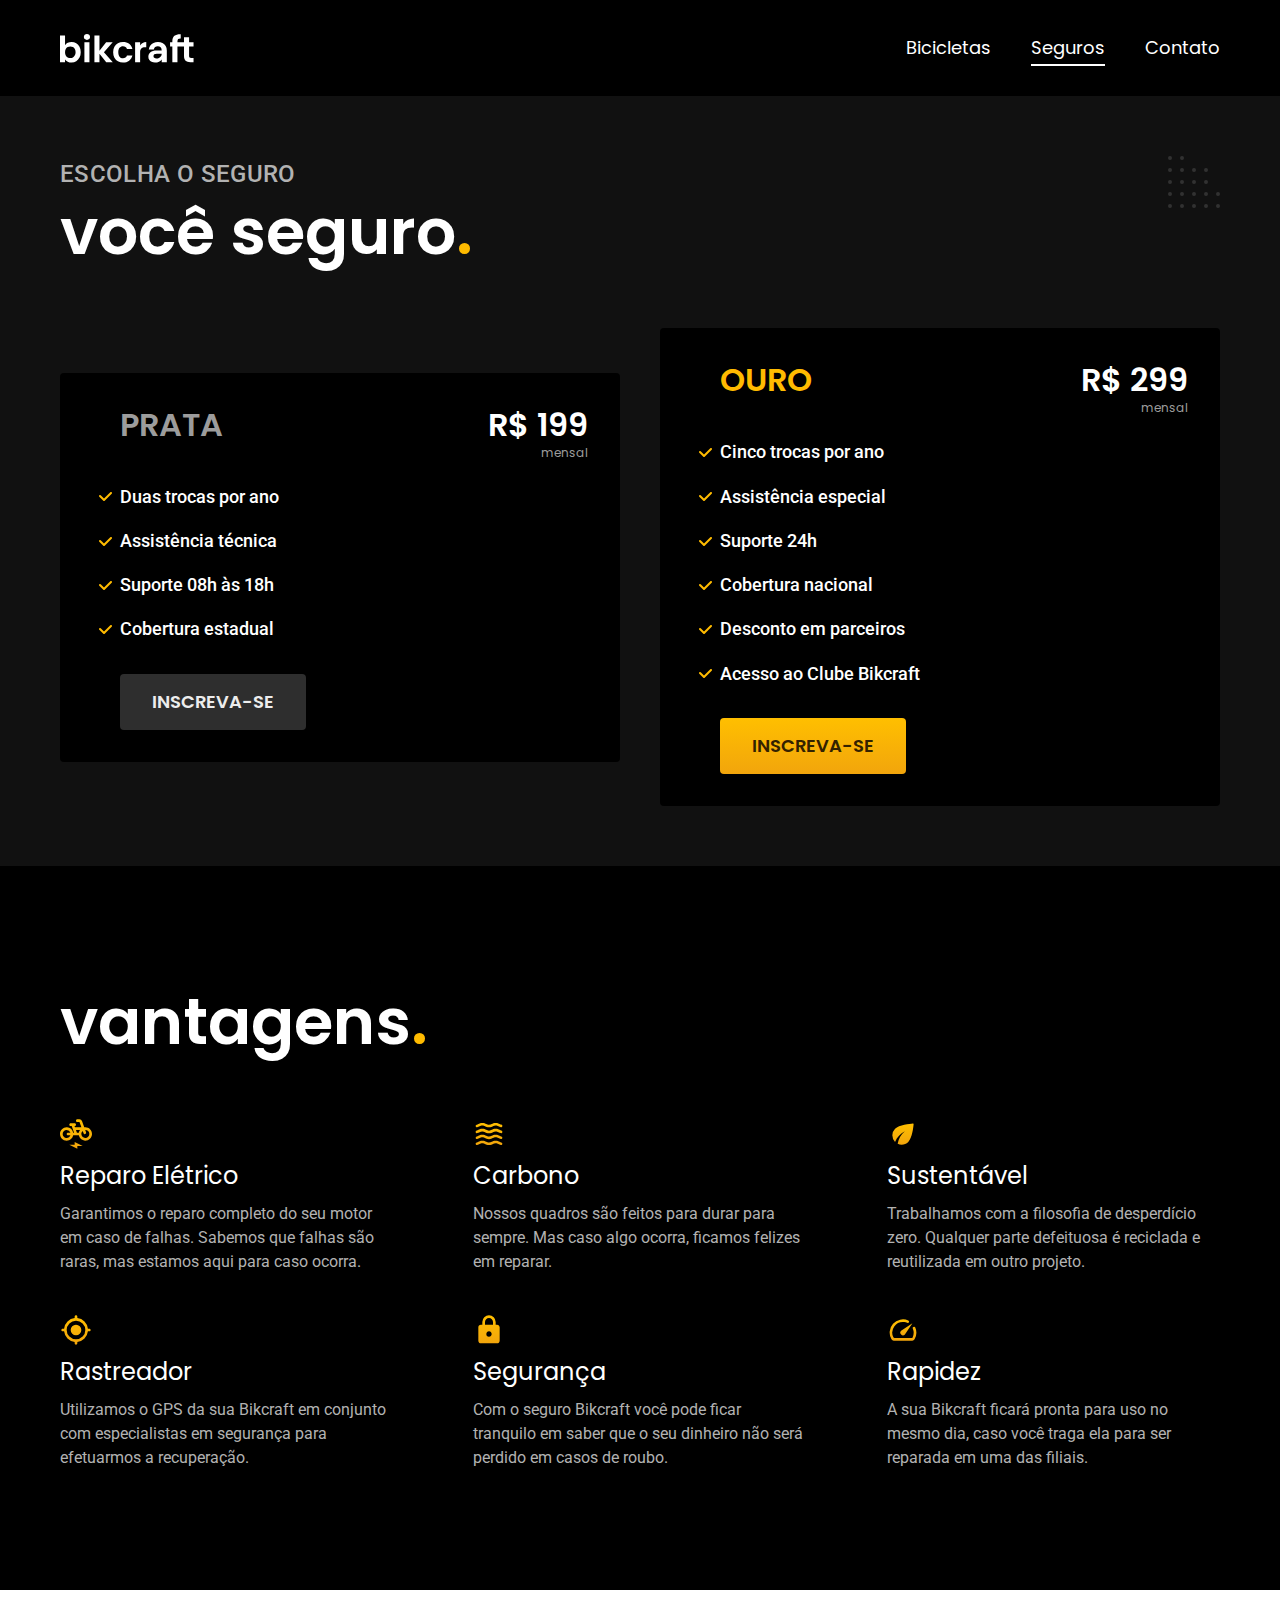
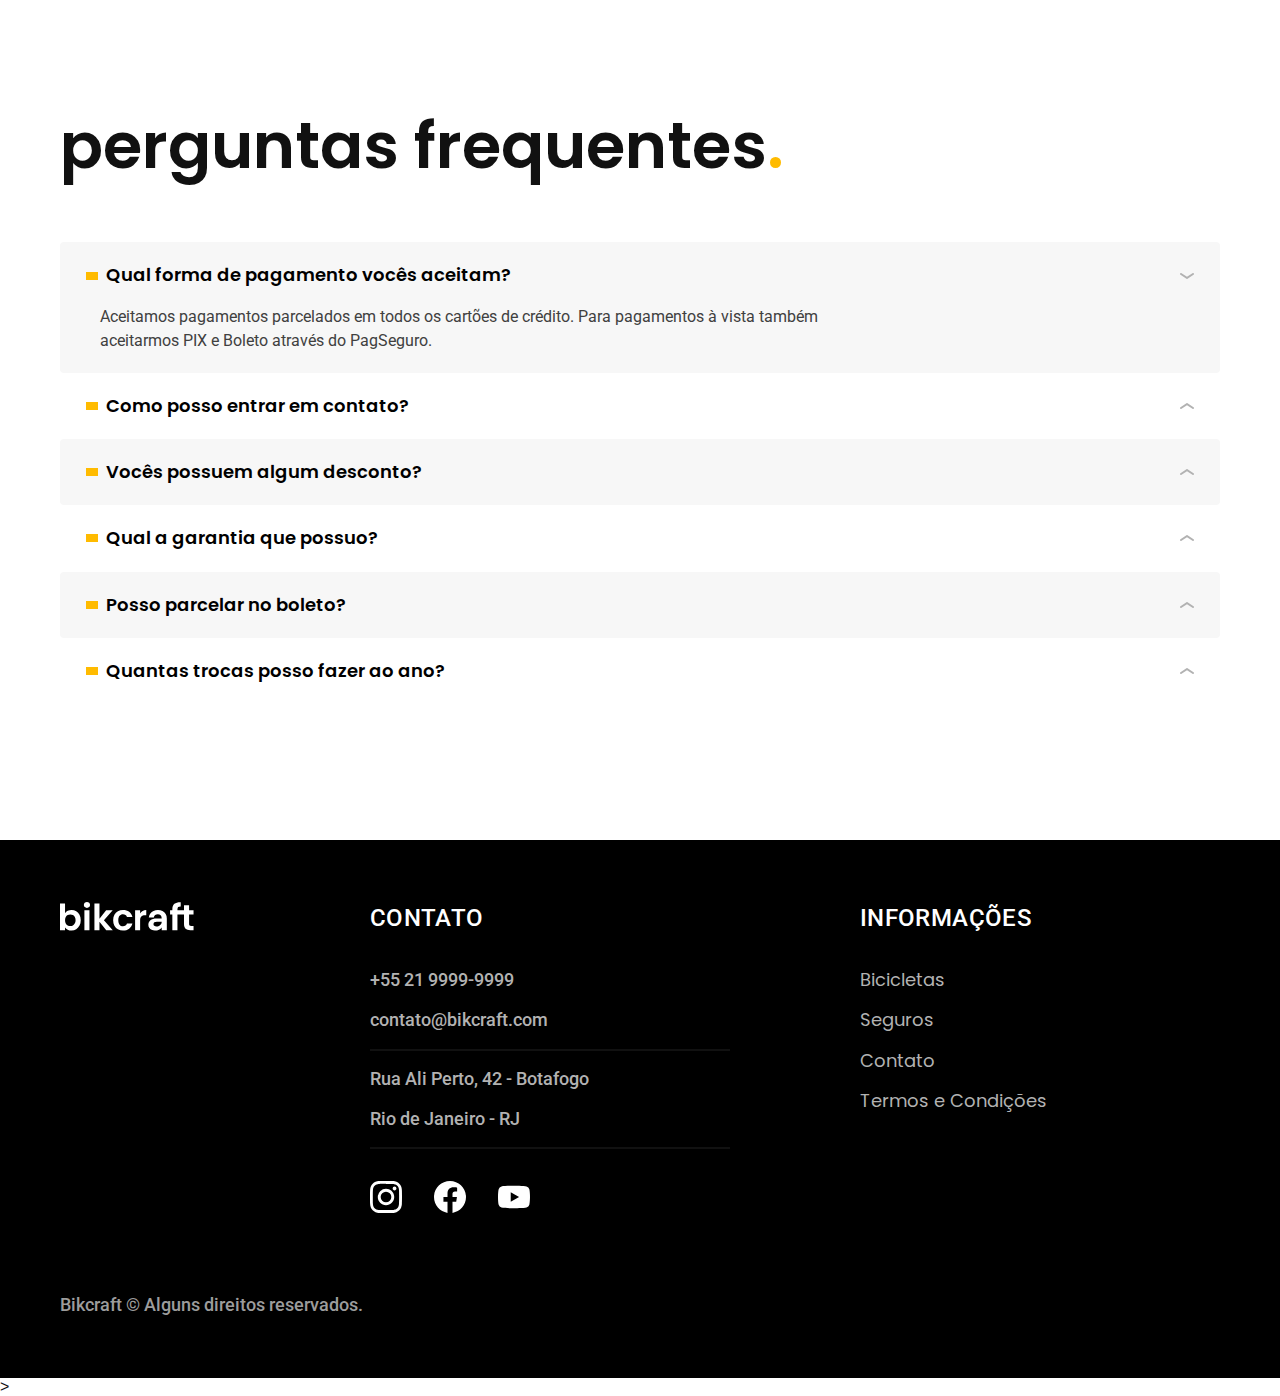
<file: seguros.html>
<!DOCTYPE html>
<html lang="pt-br">

<head>
  <meta charset="UTF-8">
  <meta name="viewport" content="width=device-width, initial-scale=1.0">

  <title>Seguros | Bikcraft</title>
  <meta name="description" content="Seguros.">

  <link rel="icon" href="./favicon.svg" type="image/svg+xml">
  <link rel="preload" href="./css/style.min.css" as="style">
  <link rel="stylesheet" href="./css/style.min.css">
  <script>
    document.documentElement.classList.add("js")
  </script>
  <link rel="preconnect" href="https://fonts.googleapis.com">
  <link rel="preconnect" href="https://fonts.gstatic.com" crossorigin>
  <link
    href="https://fonts.googleapis.com/css2?family=Merriweather:ital,wght@1,900&family=Poppins:wght@400;600&family=Roboto:wght@400;500&display=swap"
    rel="stylesheet">
</head>

<body id="seguros">
  <header class="header-bg">
    <div class="header container">
      <a href="./">
        <img src="./img/bikcraft.svg" alt="Bikcraft">
      </a>

      <nav aria-label="primaria">
        <ul class="header-menu font-1-m cor-0">
          <li><a href="./bicicletas.html">Bicicletas</a></li>
          <li><a href="./seguros.html">Seguros</a></li>
          <li><a href="./contato.html">Contato</a></li>
        </ul>
      </nav>
    </div>
  </header>

  <main class="seguros-bg">
    <div class="titulo-bg">
      <div class="titulo container">
        <p class="font-2-l-b cor-5">Escolha o seguro</p>
        <h1 class="font-1-xxl cor-0">você seguro<span class="cor-p1">.</span></h1>
      </div>
    </div>

    <div class="seguros container">

      <div class="seguros-item fadeInLeft" data-anime="200">
        <h3 class="font-1-xl cor-6">PRATA</h3>
        <span class="font-1-xl cor-0">R$ 199 <span class="font-1-xs cor-6">mensal</span></span>
        <ul class="font-2-m cor-0">
          <li>Duas trocas por ano</li>
          <li>Assistência técnica</li>
          <li>Suporte 08h às 18h</li>
          <li>Cobertura estadual</li>
        </ul>
        <a class="botao secundario" href="./orcamento.html?tipo=seguro&produto=prata">Inscreva-se</a>
      </div>

      <div class="seguros-item fadeInRight" data-anime="400">
        <h3 class="font-1-xl cor-p1">OURO</h3>
        <span class="font-1-xl cor-0">R$ 299 <span class="font-1-xs cor-6">mensal</span></span>
        <ul class="font-2-m cor-0">
          <li>Cinco trocas por ano</li>
          <li>Assistência especial</li>
          <li>Suporte 24h</li>
          <li>Cobertura nacional</li>
          <li>Desconto em parceiros</li>
          <li>Acesso ao Clube Bikcraft</li>
        </ul>
        <a class="botao" href="./orcamento.html?tipo=seguro&produto=ouro">Inscreva-se</a>
      </div>
    </div>
  </main>

  <article class="vantagens-bg">
    <div class="vantagens container">
      <h2 class="font-1-xxl cor-0">vantagens<span class="cor-p1">.</span></h2>
      <ul>
        <li>
          <img src="./img/icones/eletrica.svg" alt="">
          <h3 class="font-1-l cor-0">Reparo Elétrico</h3>
          <p class="font-2-s cor-5">Garantimos o reparo completo do seu motor em caso de falhas. Sabemos que falhas são
            raras, mas estamos aqui para caso ocorra.</p>
        </li>
        <li>
          <img src="./img/icones/carbono.svg" alt="">
          <h3 class="font-1-l cor-0">Carbono</h3>
          <p class="font-2-s cor-5">Nossos quadros são feitos para durar para sempre. Mas caso algo ocorra, ficamos
            felizes em reparar.</p>
        </li>
        <li>
          <img src="./img/icones/sustentavel.svg" alt="">
          <h3 class="font-1-l cor-0">Sustentável</h3>
          <p class="font-2-s cor-5">Trabalhamos com a filosofia de desperdício zero. Qualquer parte defeituosa é
            reciclada e reutilizada em outro projeto.</p>
        </li>
        <li>
          <img src="./img/icones/rastreador.svg" alt="">
          <h3 class="font-1-l cor-0">Rastreador</h3>
          <p class="font-2-s cor-5">Utilizamos o GPS da sua Bikcraft em conjunto com especialistas em segurança para
            efetuarmos a recuperação.</p>
        </li>
        <li>
          <img src="./img/icones/seguro.svg" alt="">
          <h3 class="font-1-l cor-0">Segurança</h3>
          <p class="font-2-s cor-5">Com o seguro Bikcraft você pode ficar tranquilo em saber que o seu dinheiro não será
            perdido em casos de roubo.</p>
        </li>
        <li>
          <img src="./img/icones/velocidade.svg" alt="">
          <h3 class="font-1-l cor-0">Rapidez</h3>
          <p class="font-2-s cor-5">A sua Bikcraft ficará pronta para uso no mesmo dia, caso você traga ela para ser
            reparada em uma das filiais.</p>
        </li>
      </ul>
    </div>
  </article>

  <article class="perguntas container">
    <h2 class="font-1-xxl">perguntas frequentes<span class="cor-p1">.</span></h2>

    <dl>
      <div>
        <dt><button class="font-1-m-b" aria-controls="pergunta1" aria-expanded="true">Qual forma de pagamento
            vocês
            aceitam?</button></dt>
        <dd id="pergunta1" class="font-2-s cor-9 ativo">Aceitamos pagamentos parcelados em todos os cartões de crédito.
          Para
          pagamentos à
          vista também aceitarmos PIX e Boleto através do PagSeguro.</dd>
      </div>
      <div>
        <dt><button class="font-1-m-b" aria-controls="pergunta2" aria-expanded="false">Como posso
            entrar em contato?</button></dt>
        <dd id="pergunta2" class="font-2-s cor-9">Aceitamos pagamentos parcelados em todos os cartões de crédito. Para
          pagamentos à
          vista também aceitarmos PIX e Boleto através do PagSeguro.</dd>
      </div>
      <div>
        <dt><button class="font-1-m-b" aria-controls="pergunta3" aria-expanded="false">Vocês possuem
            algum desconto?</button></dt>
        <dd id="pergunta3" class="font-2-s cor-9">Aceitamos pagamentos parcelados em todos os cartões de crédito. Para
          pagamentos à
          vista também aceitarmos PIX e Boleto através do PagSeguro.</dd>
      </div>
      <div>
        <dt><button class="font-1-m-b" aria-controls="pergunta4" aria-expanded="false">Qual a garantia que
            possuo?</button></dt>
        <dd id="pergunta4" class="font-2-s cor-9">Aceitamos pagamentos parcelados em todos os cartões de crédito. Para
          pagamentos à
          vista também aceitarmos PIX e Boleto através do PagSeguro.</dd>
      </div>
      <div>
        <dt><button class="font-1-m-b" aria-controls="pergunta5" aria-expanded="false">Posso parcelar
            no boleto?</button></dt>
        <dd id="pergunta5" class="font-2-s cor-9">Aceitamos pagamentos parcelados em todos os cartões de crédito. Para
          pagamentos à
          vista também aceitarmos PIX e Boleto através do PagSeguro.</dd>
      </div>
      <div>
        <dt><button class="font-1-m-b" aria-controls="pergunta6" aria-expanded="false">Quantas trocas posso fazer ao
            ano?</button></dt>
        <dd id="pergunta6" class="font-2-s cor-9">Aceitamos pagamentos parcelados em todos os cartões de crédito. Para
          pagamentos à
          vista também aceitarmos PIX e Boleto através do PagSeguro.</dd>
      </div>
    </dl>
  </article>

  <footer class="footer-bg">
    <div class="footer container">
      <img src="./img/bikcraft.svg" alt="Bikcraft">
      <div class="footer-contato">
        <h3 class="font-2-l-b cor-0">Contato</h3>
        <ul class="font-2-m cor-5">
          <li><a href="tel:+552199999999">+55 21 9999-9999</a></li>
          <li><a href="mailto:contato@bikcraft.com">contato@bikcraft.com</a></li>
          <li>Rua Ali Perto, 42 - Botafogo</li>
          <li>Rio de Janeiro - RJ</li>
        </ul>
        <div class="footer-redes">
          <a href="./">
            <img src="./img/redes/instagram.svg" alt="Instagram">
          </a>
          <a href="./">
            <img src="./img/redes/facebook.svg" alt="Facebook">
          </a>
          <a href="./">
            <img src="./img/redes/youtube.svg" alt="Youtube">
          </a>
        </div>
      </div>
      <div class="footer-informacoes">
        <h3 class="font-2-l-b cor-0">Informações</h3>
        <nav>
          <ul class="font-1-m cor-5">
            <li><a href="./bicicletas.html">Bicicletas</a></li>
            <li><a href="./seguros.html">Seguros</a></li>
            <li><a href="./contato.html">Contato</a></li>
            <li><a href="./termos.html">Termos e Condições</a></li>
          </ul>
        </nav>
      </div>
      <p class="footer-copy font-2-m cor-6">Bikcraft © Alguns direitos reservados.</p>
    </div>
  </footer>
  <script src="js/plugins/simple-anime.js"></script>
  <script src="js/script.js"></script>
</body>>

</html>
</file>
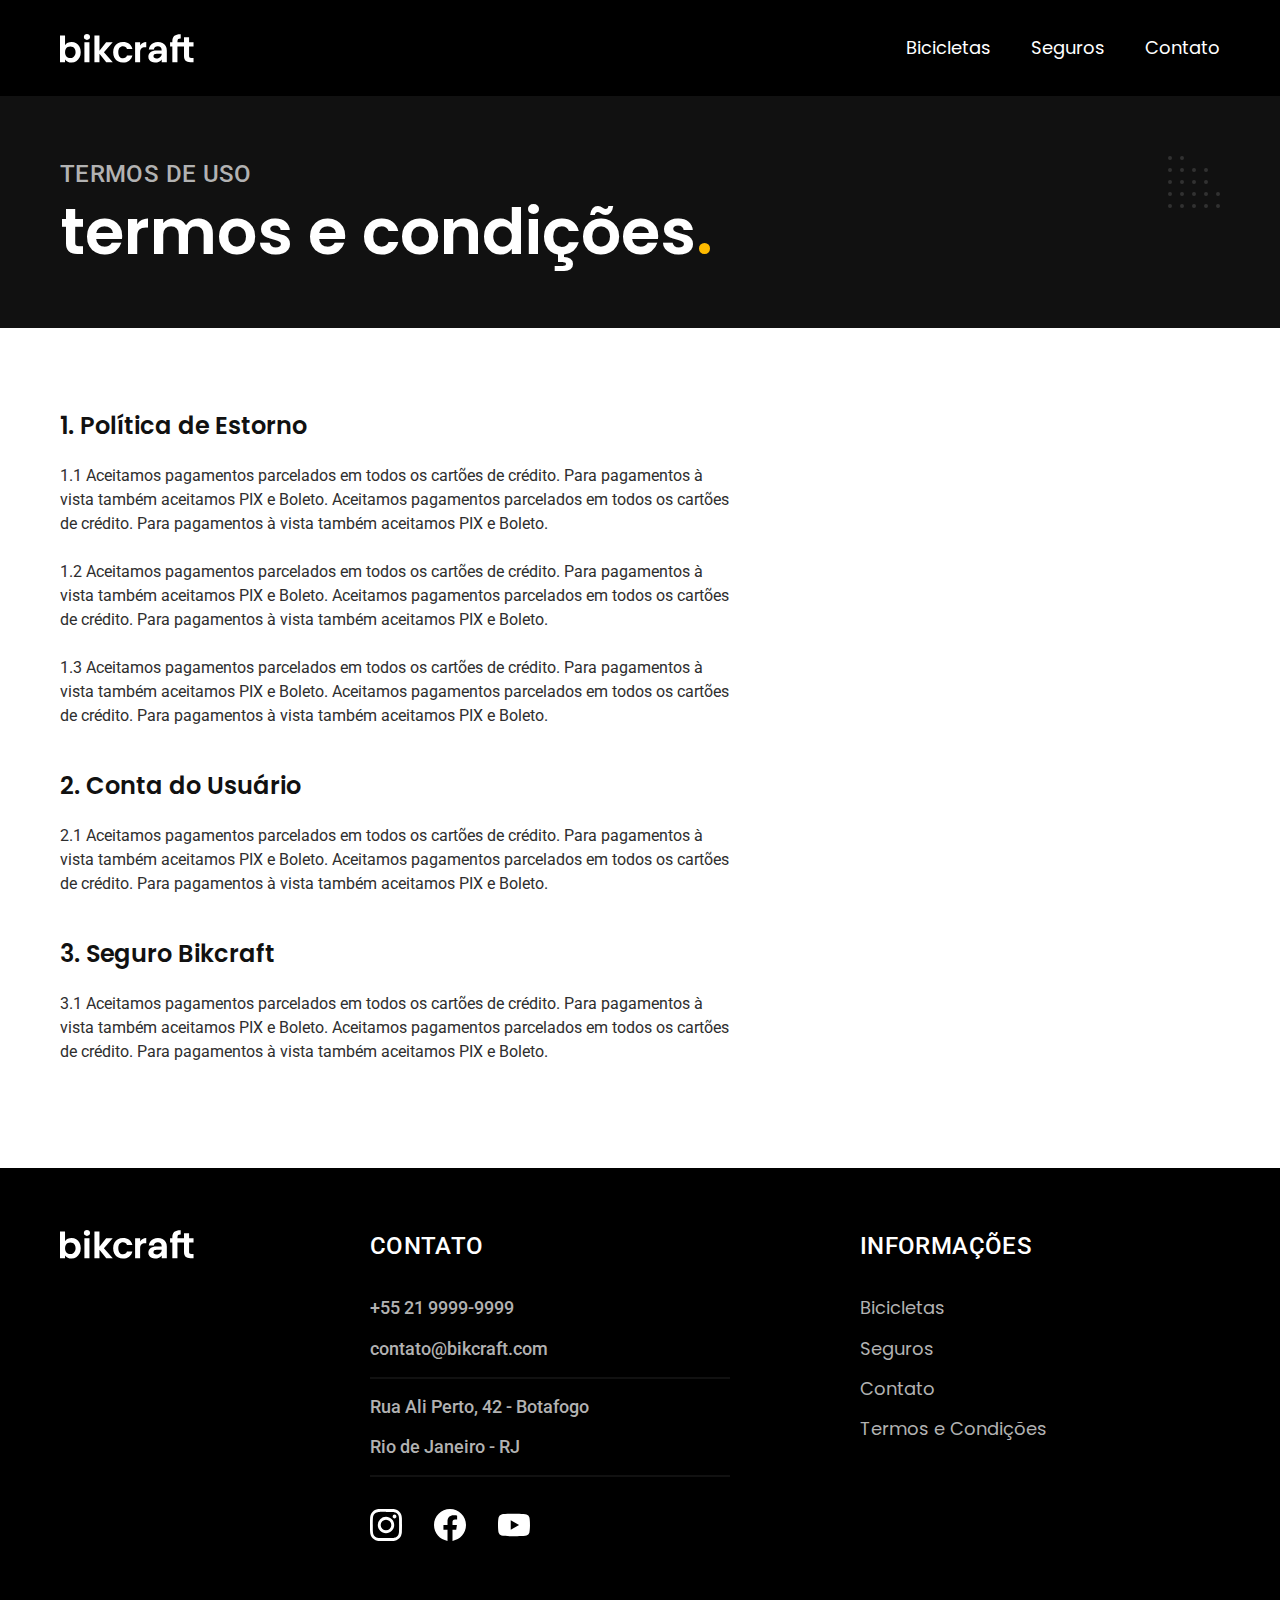
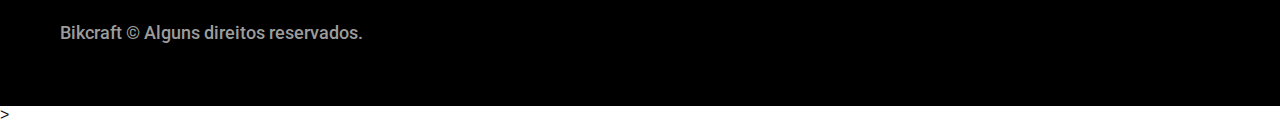
<file: termos.html>
<!DOCTYPE html>
<html lang="pt-br">

<head>
  <meta charset="UTF-8">
  <meta name="viewport" content="width=device-width, initial-scale=1.0">

  <title>Termos e Condições | Bikcraft</title>
  <meta name="description" content="Termos e condições.">

  <link rel="icon" href="./favicon.svg" type="image/svg+xml">
  <link rel="preload" href="./css/style.min.css" as="style">
  <link rel="stylesheet" href="./css/style.min.css">
  <script>
    document.documentElement.classList.add("js")
  </script>
  <link rel="preconnect" href="https://fonts.googleapis.com">
  <link rel="preconnect" href="https://fonts.gstatic.com" crossorigin>
  <link
    href="https://fonts.googleapis.com/css2?family=Merriweather:ital,wght@1,900&family=Poppins:wght@400;600&family=Roboto:wght@400;500&display=swap"
    rel="stylesheet">
</head>

<body id="termos">
  <header class="header-bg">
    <div class="header container">
      <a href="./">
        <img src="./img/bikcraft.svg" alt="Bikcraft">
      </a>

      <nav aria-label="primaria">
        <ul class="header-menu font-1-m cor-0">
          <li><a href="./bicicletas.html">Bicicletas</a></li>
          <li><a href="./seguros.html">Seguros</a></li>
          <li><a href="./contato.html">Contato</a></li>
        </ul>
      </nav>
    </div>
  </header>

  <main>
    <div class="titulo-bg">
      <div class="titulo container">
        <p class="font-2-l-b cor-5">Termos de uso</p>
        <h1 class="font-1-xxl cor-0">termos e condições<span class="cor-p1">.</span></h1>
      </div>
    </div>

    <div class="termos font-2-s cor-10 container">
      <h2 class="font-1-l cor-11">1. Política de Estorno</h2>
      <p>1.1 Aceitamos pagamentos parcelados em todos os cartões de crédito. Para pagamentos à vista também aceitamos
        PIX e Boleto. Aceitamos pagamentos parcelados em todos os cartões de crédito. Para pagamentos à vista também
        aceitamos PIX e Boleto.</p>
      <p>1.2 Aceitamos pagamentos parcelados em todos os cartões de crédito. Para pagamentos à vista também aceitamos
        PIX e Boleto. Aceitamos pagamentos parcelados em todos os cartões de crédito. Para pagamentos à vista também
        aceitamos PIX e Boleto.</p>
      <p>1.3 Aceitamos pagamentos parcelados em todos os cartões de crédito. Para pagamentos à vista também aceitamos
        PIX e Boleto. Aceitamos pagamentos parcelados em todos os cartões de crédito. Para pagamentos à vista também
        aceitamos PIX e Boleto.</p>
      <h2 class="font-1-l cor-11">2. Conta do Usuário</h2>
      <p>2.1 Aceitamos pagamentos parcelados em todos os cartões de crédito. Para pagamentos à vista também aceitamos
        PIX e Boleto. Aceitamos pagamentos parcelados em todos os cartões de crédito. Para pagamentos à vista também
        aceitamos PIX e Boleto.</p>
      <h2 class="font-1-l cor-11">3. Seguro Bikcraft</h2>
      <p>3.1 Aceitamos pagamentos parcelados em todos os cartões de crédito. Para pagamentos à vista também aceitamos
        PIX e Boleto. Aceitamos pagamentos parcelados em todos os cartões de crédito. Para pagamentos à vista também
        aceitamos PIX e Boleto.</p>
    </div>
  </main>

  <footer class="footer-bg">
    <div class="footer container">
      <img src="./img/bikcraft.svg" alt="Bikcraft">
      <div class="footer-contato">
        <h3 class="font-2-l-b cor-0">Contato</h3>
        <ul class="font-2-m cor-5">
          <li><a href="tel:+552199999999">+55 21 9999-9999</a></li>
          <li><a href="mailto:contato@bikcraft.com">contato@bikcraft.com</a></li>
          <li>Rua Ali Perto, 42 - Botafogo</li>
          <li>Rio de Janeiro - RJ</li>
        </ul>
        <div class="footer-redes">
          <a href="./">
            <img src="./img/redes/instagram.svg" alt="Instagram">
          </a>
          <a href="./">
            <img src="./img/redes/facebook.svg" alt="Facebook">
          </a>
          <a href="./">
            <img src="./img/redes/youtube.svg" alt="Youtube">
          </a>
        </div>
      </div>
      <div class="footer-informacoes">
        <h3 class="font-2-l-b cor-0">Informações</h3>
        <nav>
          <ul class="font-1-m cor-5">
            <li><a href="./bicicletas.html">Bicicletas</a></li>
            <li><a href="./seguros.html">Seguros</a></li>
            <li><a href="./contato.html">Contato</a></li>
            <li><a href="./termos.html">Termos e Condições</a></li>
          </ul>
        </nav>
      </div>
      <p class="footer-copy font-2-m cor-6">Bikcraft © Alguns direitos reservados.</p>
    </div>
  </footer>
  <script src="js/script.js"></script>
</body>>

</html>
</file>
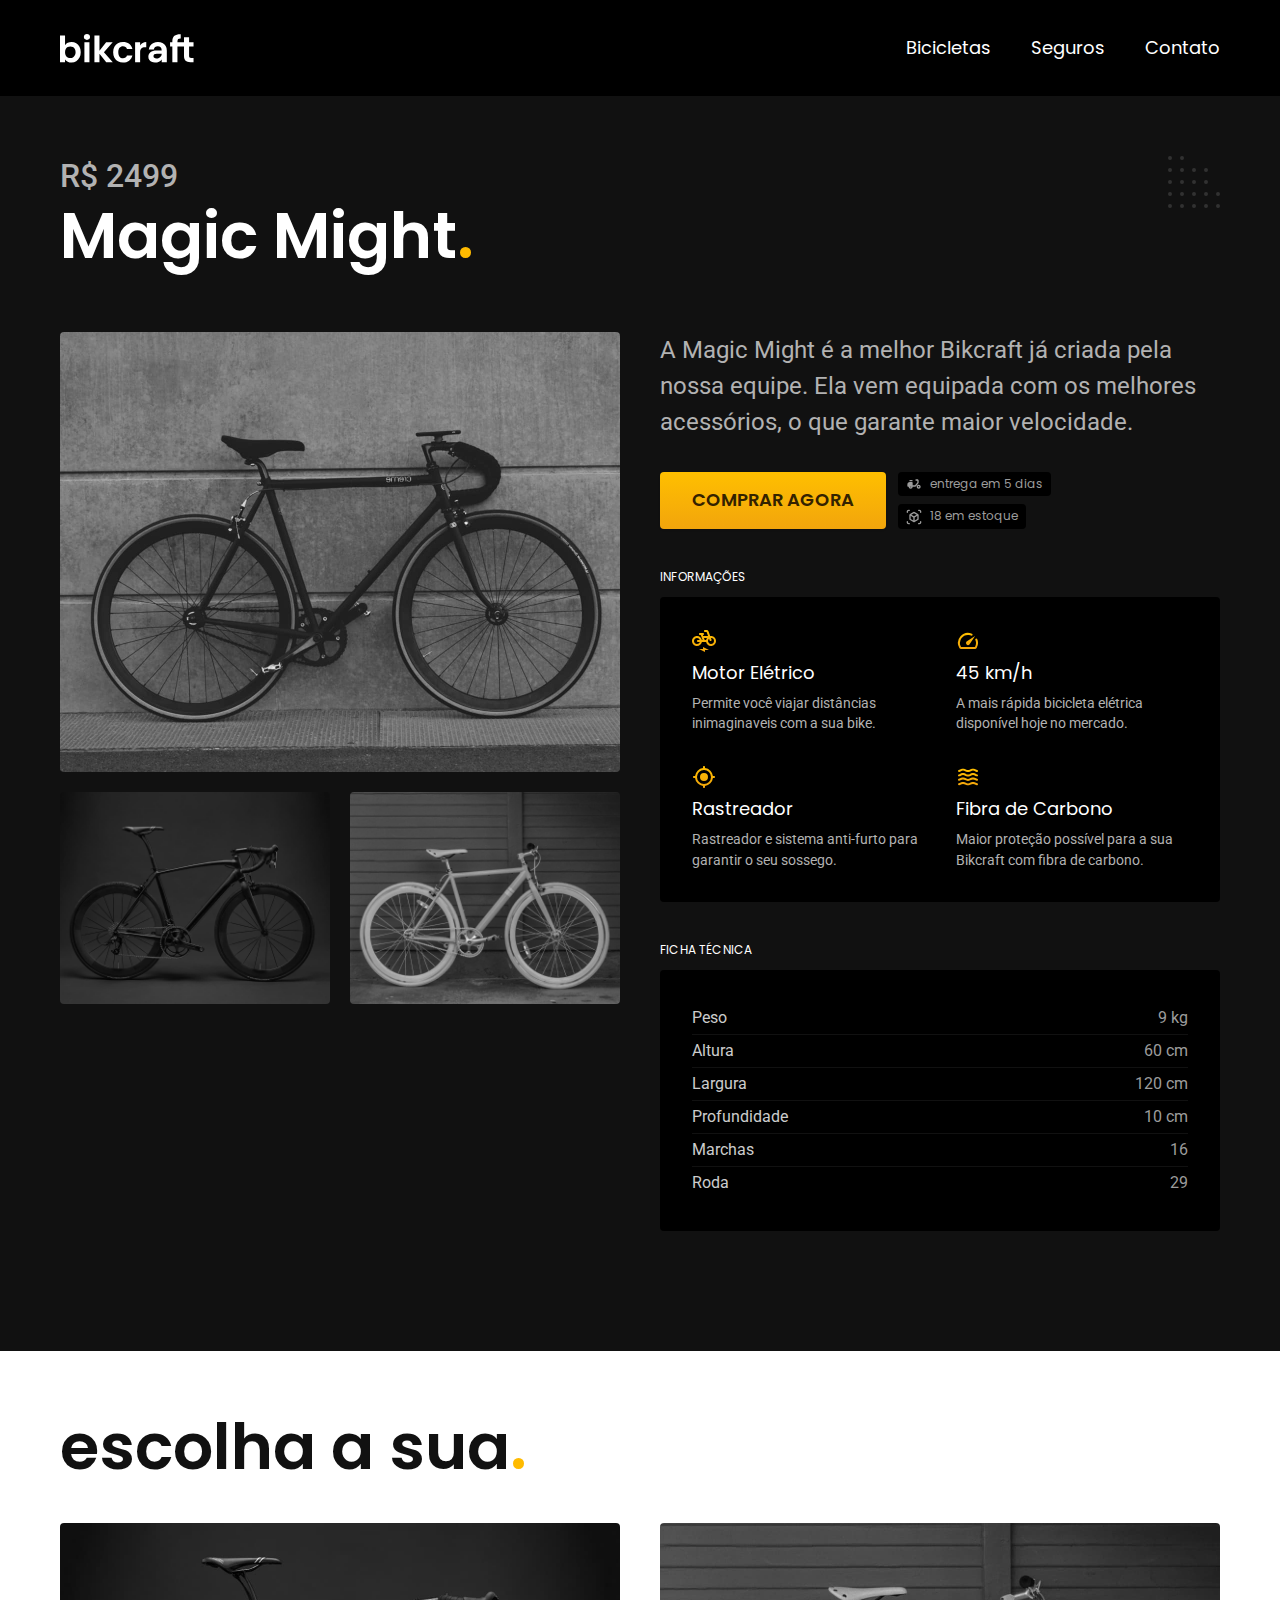
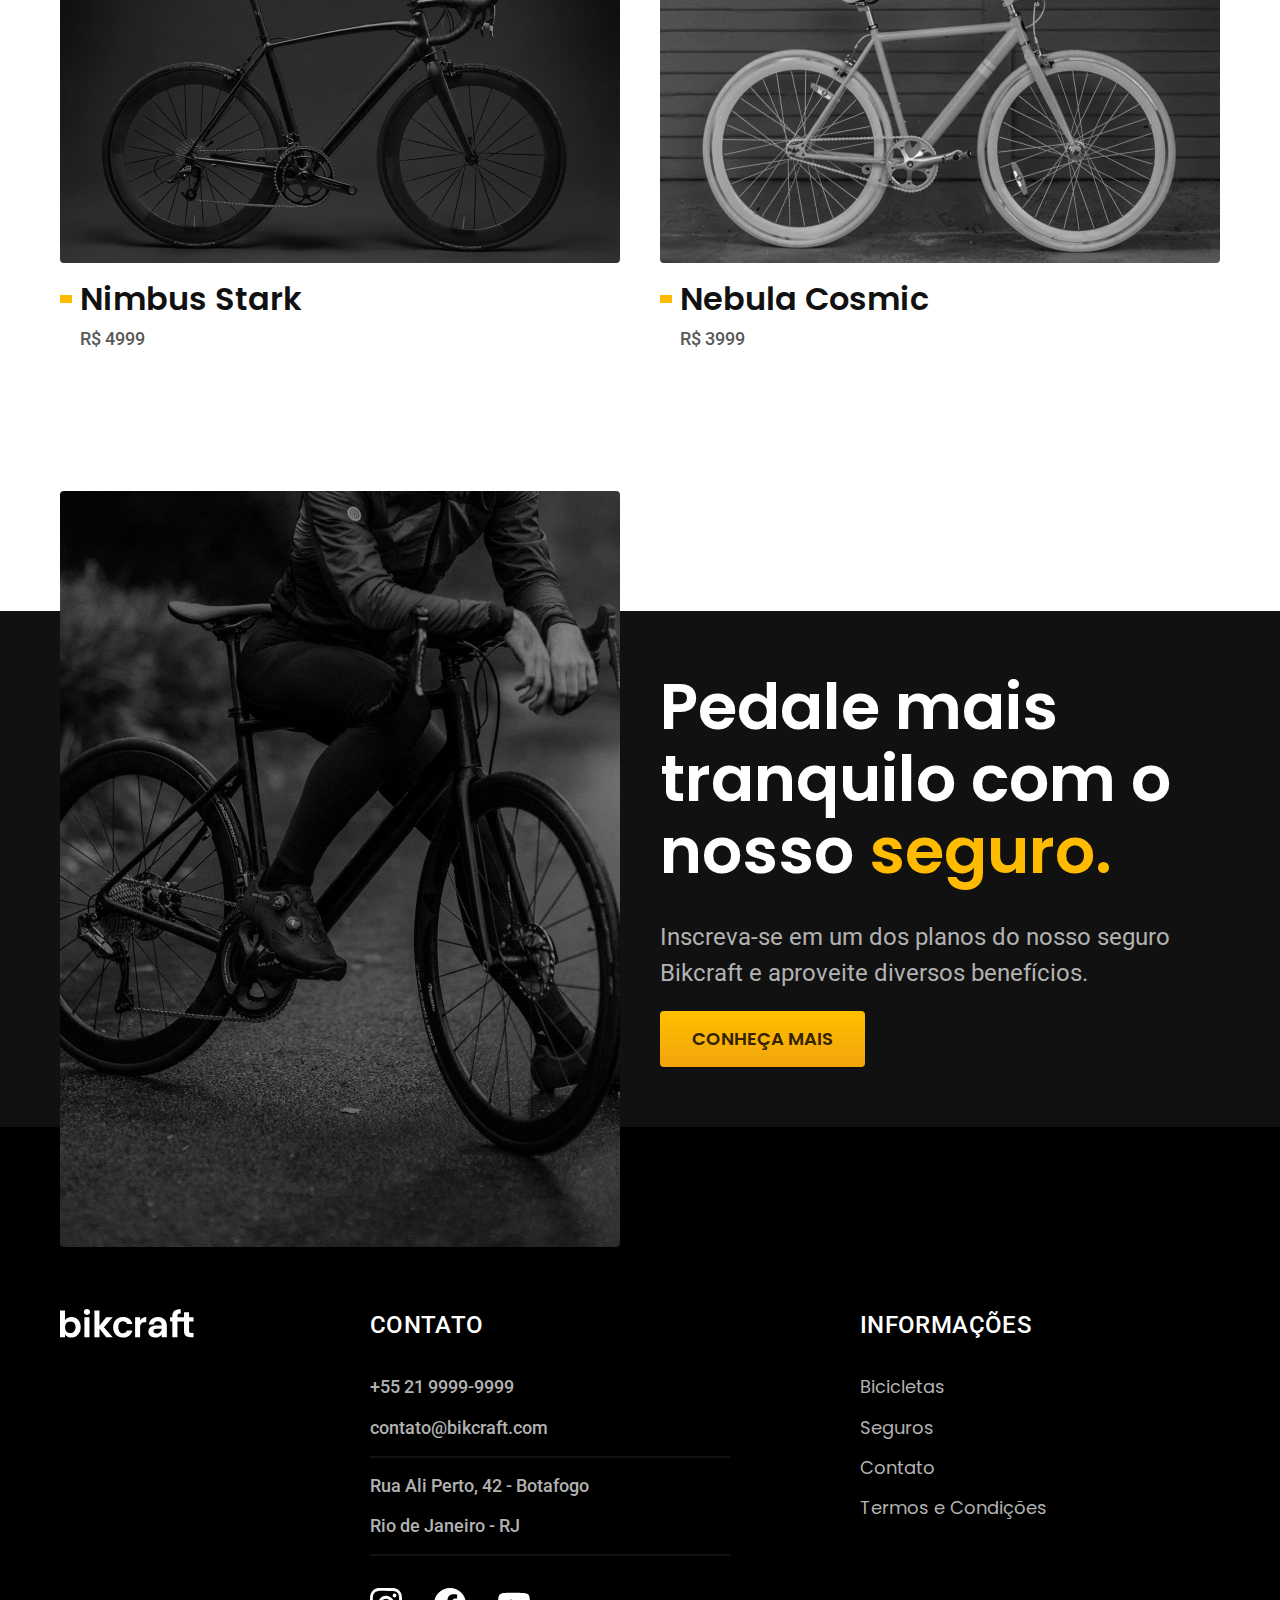
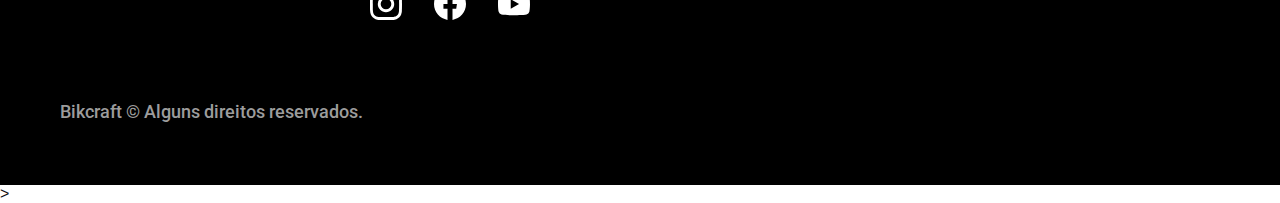
<file: bicicletas/magic.html>
<!DOCTYPE html>
<html lang="pt-br">

<head>
  <meta charset="UTF-8">
  <meta name="viewport" content="width=device-width, initial-scale=1.0">

  <title>Magic | Bikcraft</title>
  <meta name="description" content="Magic.">
  <link rel="icon" href="../favicon.svg" type="image/svg+xml">
  <link rel="preload" href="../css/style.min.css" as="style">
  <link rel="stylesheet" href="../css/style.min.css">
  <script>
    document.documentElement.classList.add("js")
  </script>
  <link rel="preconnect" href="https://fonts.googleapis.com">
  <link rel="preconnect" href="https://fonts.gstatic.com" crossorigin>
  <link
    href="https://fonts.googleapis.com/css2?family=Merriweather:ital,wght@1,900&family=Poppins:wght@400;600&family=Roboto:wght@400;500&display=swap"
    rel="stylesheet">
</head>

<body id="bicicleta">
  <header class="header-bg">
    <div class="header container">
      <a href="../">
        <img src="../img/bikcraft.svg" alt="Bikcraft">
      </a>

      <nav aria-label="primaria">
        <ul class="header-menu font-1-m cor-0">
          <li><a href="../bicicletas.html">Bicicletas</a></li>
          <li><a href="../seguros.html">Seguros</a></li>
          <li><a href="../contato.html">Contato</a></li>
        </ul>
      </nav>
    </div>
  </header>

  <main class="titulo-bg">
    <div>
      <div class="titulo container">
        <p class="font-2-xl cor-5">R$ 2499</p>
        <h1 class="font-1-xxl cor-0">Magic Might<span class="cor-p1">.</span></h1>
      </div>
    </div>
    <div class="bicicleta container">
      <div class="bicicleta-imagens">
        <img src="../img/bicicleta/nimbus2.jpg" alt="bicicleta 1">
        <img src="../img/bicicleta/nimbus1.jpg" alt="bicicleta 2">
        <img src="../img/bicicleta/nimbus3.jpg" alt="bicicleta 3">
      </div>
      <div class="bicicleta-conteudo">
        <p class="font-2-l cor-5">A Magic Might é a melhor Bikcraft já criada pela nossa equipe. Ela vem equipada com os
          melhores acessórios, o que garante maior velocidade.</p>
        <div class="bicicleta-comprar">
          <a class="botao" href="../orcamento.html?tipo=bikcraft&produto=magic">Comprar Agora</a>
          <span class="font-1-xs cor-6"><img src="../img/icones/entrega.svg" alt=""> entrega em 5 dias</span>
          <span class="font-1-xs cor-6"><img src="../img/icones/estoque.svg" alt=""> 18 em estoque</span>
        </div>

        <h2 class="font-1-xs cor-0">Informações</h2>
        <ul class="bicicleta-informacoes">
          <li>
            <img src="../img/icones/eletrica.svg" alt="">
            <h3 class="font-1-m cor-0">Motor Elétrico</h3>
            <p class="font-2-xs cor-5">Permite você viajar distâncias inimaginaveis com a sua bike.</p>
          </li>
          <li>
            <img src="../img/icones/velocidade.svg" alt="">
            <h3 class="font-1-m cor-0">45 km/h</h3>
            <p class="font-2-xs cor-5">A mais rápida bicicleta elétrica disponível hoje no mercado.</p>
          </li>
          <li>
            <img src="../img/icones/rastreador.svg" alt="">
            <h3 class="font-1-m cor-0">Rastreador</h3>
            <p class="font-2-xs cor-5">Rastreador e sistema anti-furto para garantir o seu sossego.</p>
          </li>
          <li>
            <img src="../img/icones/carbono.svg" alt="">
            <h3 class="font-1-m cor-0">Fibra de Carbono</h3>
            <p class="font-2-xs cor-5">Maior proteção possível para a sua Bikcraft com fibra de carbono.</p>
          </li>
        </ul>
        <h2 class="font-1-xs cor-0">Ficha Técnica</h2>
        <ul class="bicicleta-ficha font-2-s cor-4">
          <li>Peso <span>9 kg</span></li>
          <li>Altura <span>60 cm</span></li>
          <li>Largura <span>120 cm</span></li>
          <li>Profundidade <span>10 cm</span></li>
          <li>Marchas <span>16</span></li>
          <li>Roda <span>29</span></li>
        </ul>
      </div>
    </div>
  </main>

  <article class="bicicletas-lista container">
    <h2 class="font-1-xxl">escolha a sua<span class="cor-p1">.</span></h2>

    <ul>
      <li>
        <a href="./nimbus.html">
          <img src="../img/bicicletas/nimbus.jpg" alt="Bicicleta preta">
          <h3 class="font-1-xl">Nimbus Stark</h3>
          <span class="font-2-m cor-8">R$ 4999</span>
        </a>
      </li>
      <li>
        <a href="./nebula.html">
          <img src="../img/bicicletas/nebula.jpg" alt="Bicicleta preta">
          <h3 class="font-1-xl">Nebula Cosmic</h3>
          <span class="font-2-m cor-8">R$ 3999</span>
        </a>
      </li>
    </ul>
  </article>

  <article class="seguro-bg">
    <div class="seguro container">
      <div class="seguro-imagem">
        <img src="../img/fotos/seguros.jpg" alt="Pessoa parada em cima de uma bicicleta.">
      </div>
      <div class="seguro-conteudo">
        <h2 class="font-1-xxl cor-0">Pedale mais tranquilo com o nosso <span class="cor-p1">seguro.</span></h2>
        <p class="font-2-l cor-5">Inscreva-se em um dos planos do nosso seguro Bikcraft e aproveite diversos benefícios.
        </p>
        <a class="botao" href="../seguros.html">Conheça Mais</a>
      </div>
    </div>
  </article>

  <footer class="footer-bg">
    <div class="footer container">
      <img src="../img/bikcraft.svg" alt="Bikcraft">
      <div class="footer-contato">
        <h3 class="font-2-l-b cor-0">Contato</h3>
        <ul class="font-2-m cor-5">
          <li><a href="tel:+552199999999">+55 21 9999-9999</a></li>
          <li><a href="mailto:contato@bikcraft.com">contato@bikcraft.com</a></li>
          <li>Rua Ali Perto, 42 - Botafogo</li>
          <li>Rio de Janeiro - RJ</li>
        </ul>
        <div class="footer-redes">
          <a href="../">
            <img src="../img/redes/instagram.svg" alt="Instagram">
          </a>
          <a href="../">
            <img src="../img/redes/facebook.svg" alt="Facebook">
          </a>
          <a href="../">
            <img src="../img/redes/youtube.svg" alt="Youtube">
          </a>
        </div>
      </div>
      <div class="footer-informacoes">
        <h3 class="font-2-l-b cor-0">Informações</h3>
        <nav>
          <ul class="font-1-m cor-5">
            <li><a href="../bicicletas.html">Bicicletas</a></li>
            <li><a href="../seguros.html">Seguros</a></li>
            <li><a href="../contato.html">Contato</a></li>
            <li><a href="../termos.html">Termos e Condições</a></li>
          </ul>
        </nav>
      </div>
      <p class="footer-copy font-2-m cor-6">Bikcraft © Alguns direitos reservados.</p>
    </div>
  </footer>
  <script src="../js/script.js"></script>
</body>>

</html>
</file>
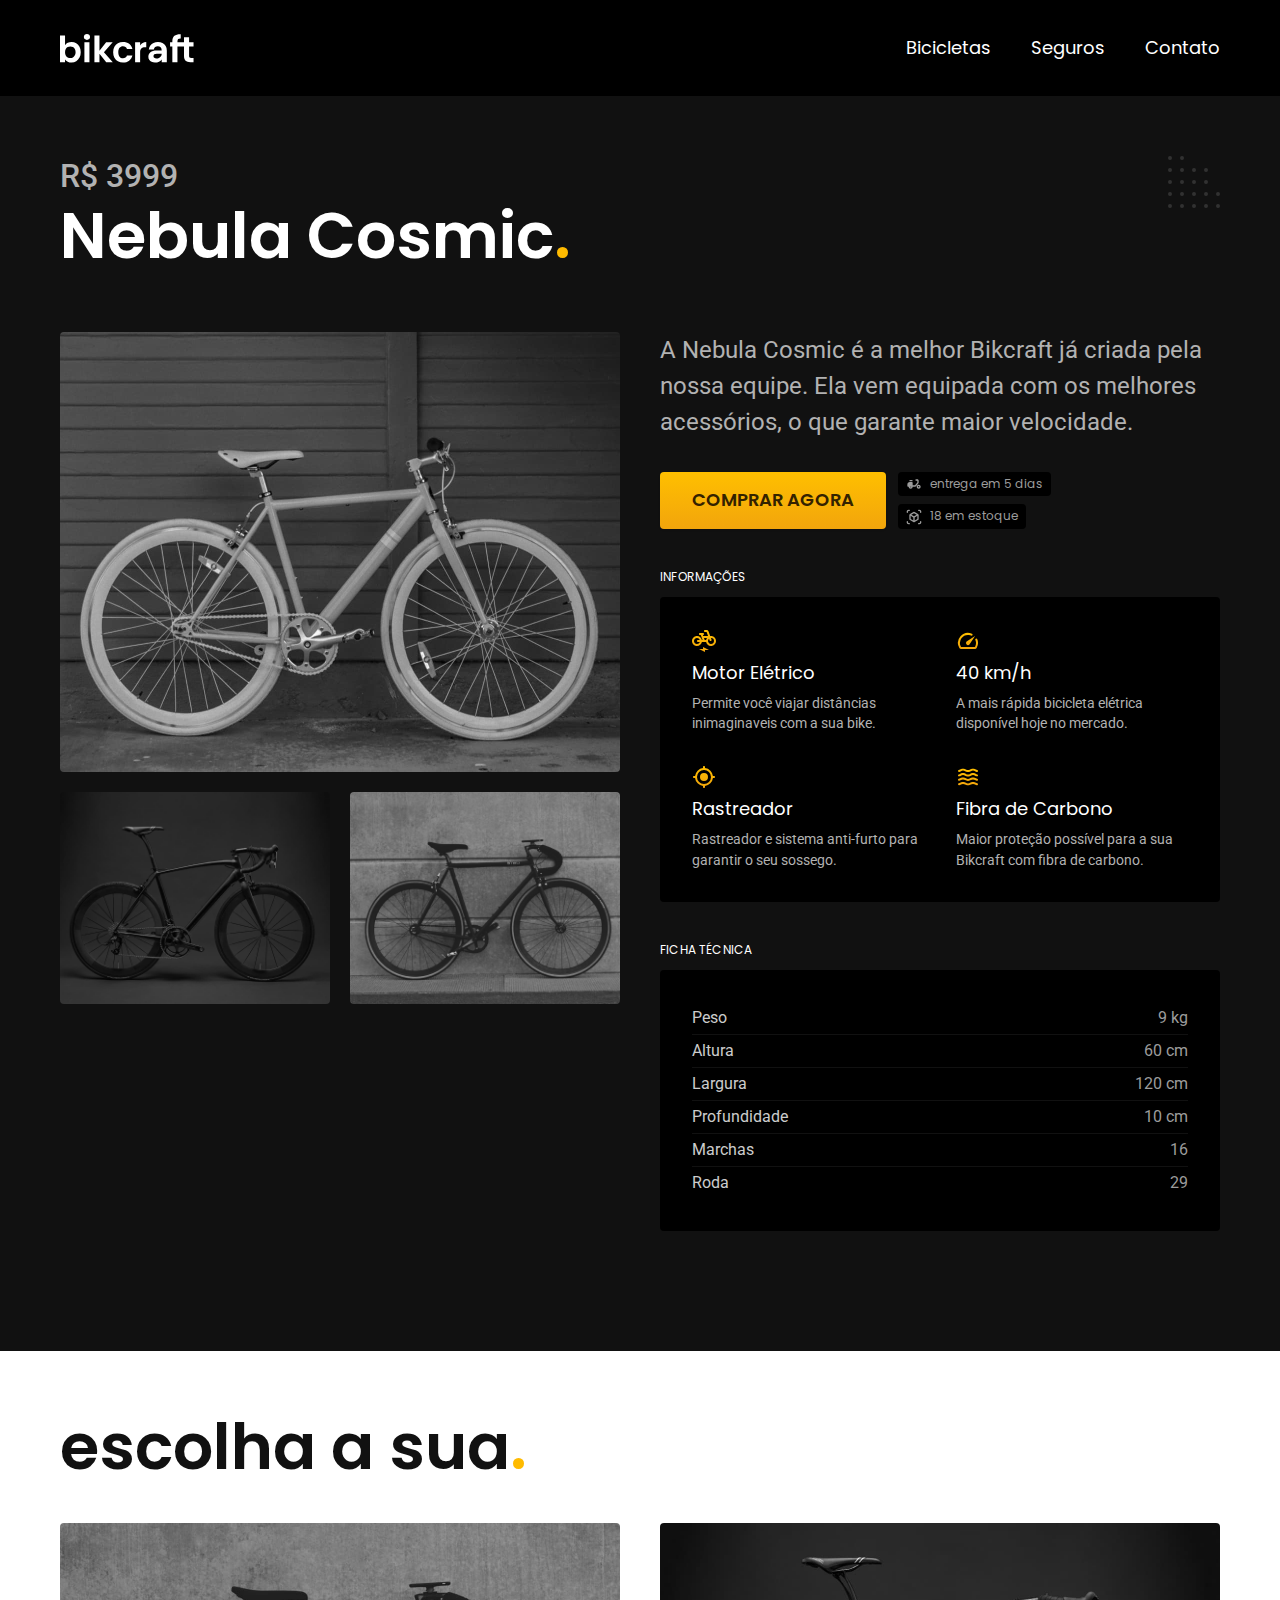
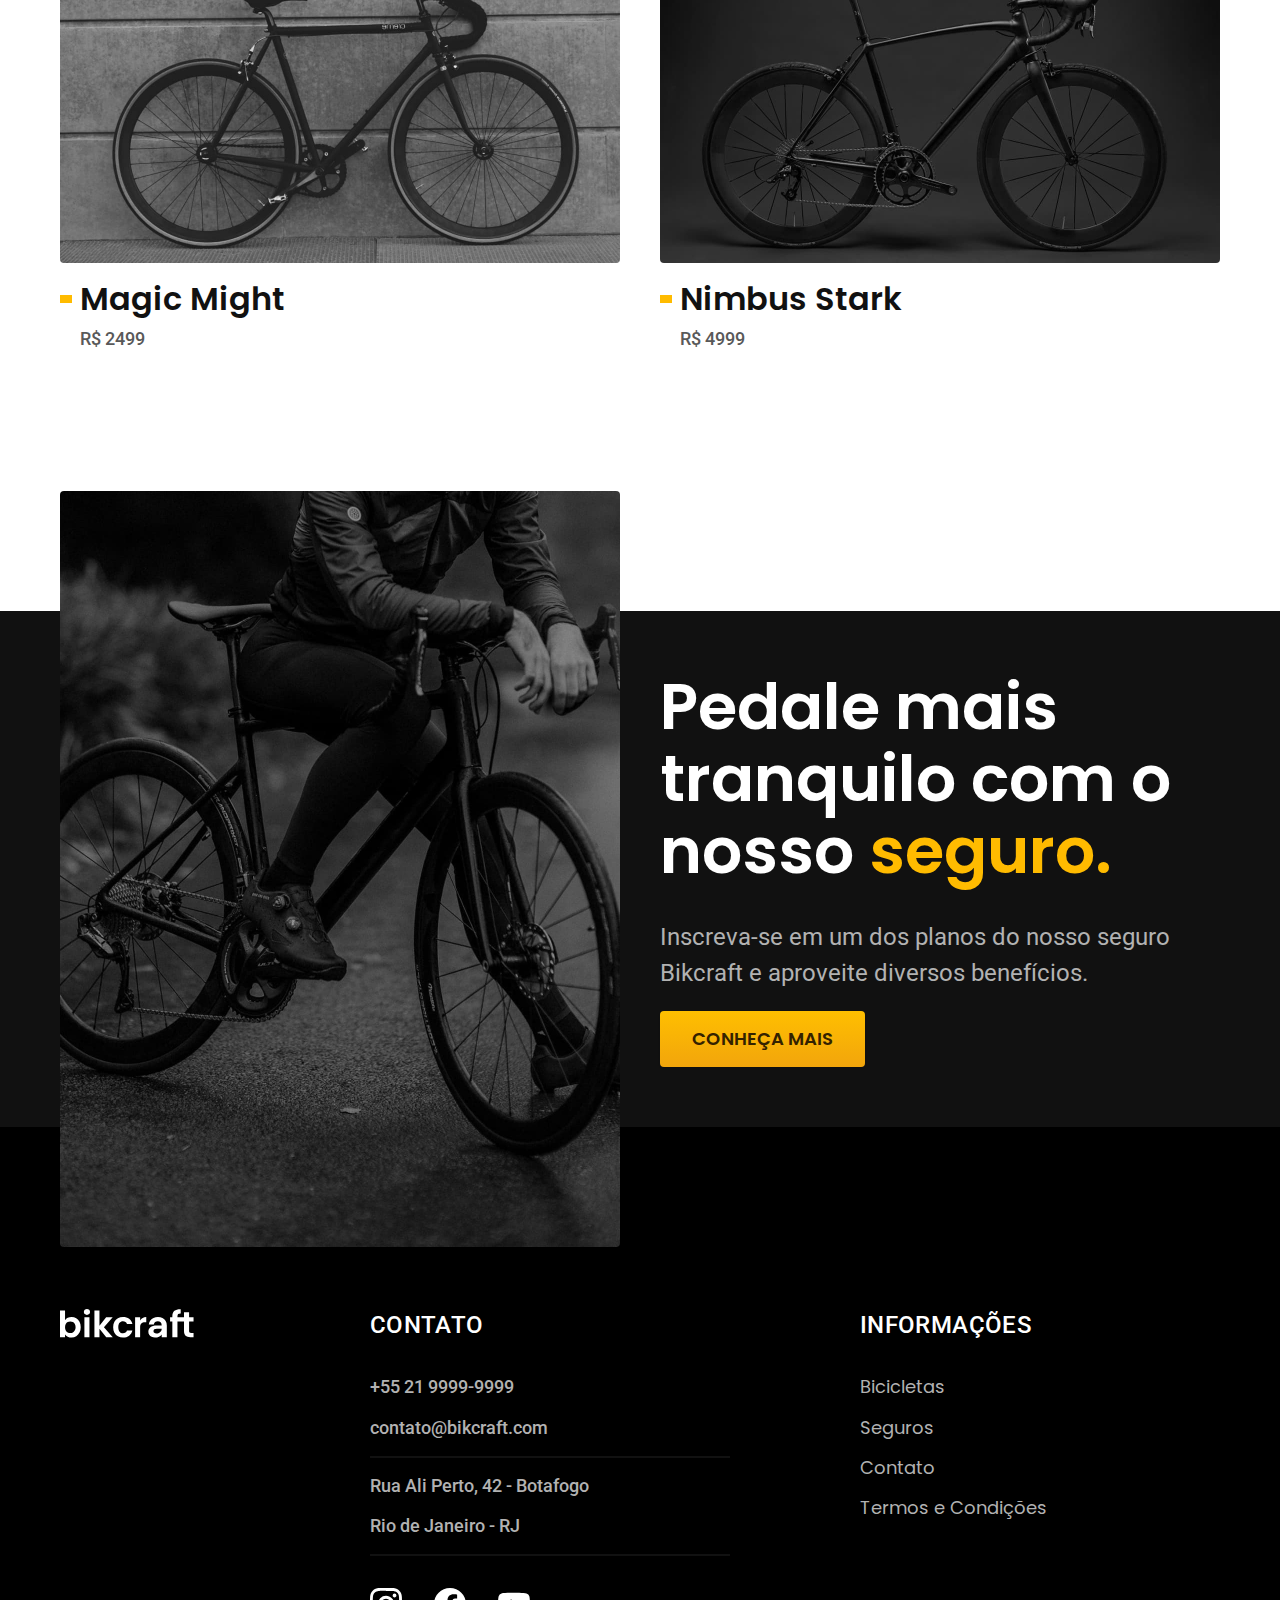
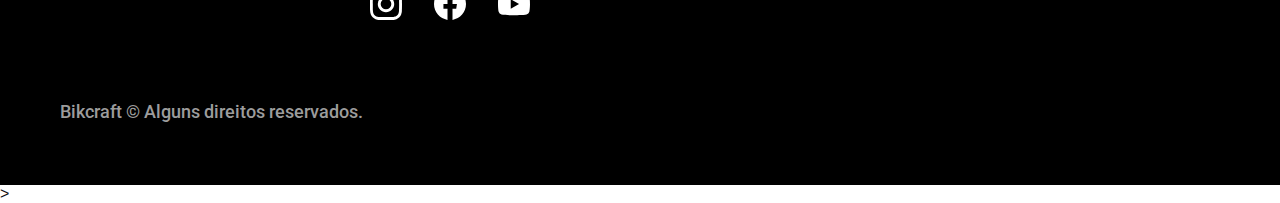
<file: bicicletas/nebula.html>
<!DOCTYPE html>
<html lang="pt-br">

<head>
  <meta charset="UTF-8">
  <meta name="viewport" content="width=device-width, initial-scale=1.0">

  <title>Nebula | Bikcraft</title>
  <meta name="description" content="Nebula.">

  <link rel="icon" href="../favicon.svg" type="image/svg+xml">
  <link rel="preload" href="../css/style.min.css" as="style">
  <link rel="stylesheet" href="../css/style.min.css">
  <script>
    document.documentElement.classList.add("js")
  </script>
  <link rel="preconnect" href="https://fonts.googleapis.com">
  <link rel="preconnect" href="https://fonts.gstatic.com" crossorigin>
  <link
    href="https://fonts.googleapis.com/css2?family=Merriweather:ital,wght@1,900&family=Poppins:wght@400;600&family=Roboto:wght@400;500&display=swap"
    rel="stylesheet">
</head>

<body id="bicicleta">
  <header class="header-bg">
    <div class="header container">
      <a href="../">
        <img src="../img/bikcraft.svg" alt="Bikcraft">
      </a>

      <nav aria-label="primaria">
        <ul class="header-menu font-1-m cor-0">
          <li><a href="../bicicletas.html">Bicicletas</a></li>
          <li><a href="../seguros.html">Seguros</a></li>
          <li><a href="../contato.html">Contato</a></li>
        </ul>
      </nav>
    </div>
  </header>

  <main class="titulo-bg">
    <div>
      <div class="titulo container">
        <p class="font-2-xl cor-5">R$ 3999</p>
        <h1 class="font-1-xxl cor-0">Nebula Cosmic<span class="cor-p1">.</span></h1>
      </div>
    </div>
    <div class="bicicleta container">
      <div class="bicicleta-imagens">
        <img src="../img/bicicleta/nimbus3.jpg" alt="bicicleta 1">
        <img src="../img/bicicleta/nimbus1.jpg" alt="bicicleta 2">
        <img src="../img/bicicleta/nimbus2.jpg" alt="bicicleta 3">
      </div>
      <div class="bicicleta-conteudo">
        <p class="font-2-l cor-5">A Nebula Cosmic é a melhor Bikcraft já criada pela nossa equipe. Ela vem equipada com
          os melhores acessórios, o que garante maior velocidade.</p>
        <div class="bicicleta-comprar">
          <a class="botao" href="../orcamento.html?tipo=bikcraft&produto=nebula">Comprar Agora</a>
          <span class="font-1-xs cor-6"><img src="../img/icones/entrega.svg" alt=""> entrega em 5 dias</span>
          <span class="font-1-xs cor-6"><img src="../img/icones/estoque.svg" alt=""> 18 em estoque</span>
        </div>

        <h2 class="font-1-xs cor-0">Informações</h2>
        <ul class="bicicleta-informacoes">
          <li>
            <img src="../img/icones/eletrica.svg" alt="">
            <h3 class="font-1-m cor-0">Motor Elétrico</h3>
            <p class="font-2-xs cor-5">Permite você viajar distâncias inimaginaveis com a sua bike.</p>
          </li>
          <li>
            <img src="../img/icones/velocidade.svg" alt="">
            <h3 class="font-1-m cor-0">40 km/h</h3>
            <p class="font-2-xs cor-5">A mais rápida bicicleta elétrica disponível hoje no mercado.</p>
          </li>
          <li>
            <img src="../img/icones/rastreador.svg" alt="">
            <h3 class="font-1-m cor-0">Rastreador</h3>
            <p class="font-2-xs cor-5">Rastreador e sistema anti-furto para garantir o seu sossego.</p>
          </li>
          <li>
            <img src="../img/icones/carbono.svg" alt="">
            <h3 class="font-1-m cor-0">Fibra de Carbono</h3>
            <p class="font-2-xs cor-5">Maior proteção possível para a sua Bikcraft com fibra de carbono.</p>
          </li>
        </ul>
        <h2 class="font-1-xs cor-0">Ficha Técnica</h2>
        <ul class="bicicleta-ficha font-2-s cor-4">
          <li>Peso <span>9 kg</span></li>
          <li>Altura <span>60 cm</span></li>
          <li>Largura <span>120 cm</span></li>
          <li>Profundidade <span>10 cm</span></li>
          <li>Marchas <span>16</span></li>
          <li>Roda <span>29</span></li>
        </ul>
      </div>
    </div>
  </main>

  <article class="bicicletas-lista container">
    <h2 class="font-1-xxl">escolha a sua<span class="cor-p1">.</span></h2>

    <ul>
      <li>
        <a href="./magic.html">
          <img src="../img/bicicletas/magic.jpg" alt="Bicicleta preta">
          <h3 class="font-1-xl">Magic Might</h3>
          <span class="font-2-m cor-8">R$ 2499</span>
        </a>
      </li>
      <li>
        <a href="./nimbus.html">
          <img src="../img/bicicletas/nimbus.jpg" alt="Bicicleta preta">
          <h3 class="font-1-xl">Nimbus Stark</h3>
          <span class="font-2-m cor-8">R$ 4999</span>
        </a>
      </li>
    </ul>
  </article>

  <article class="seguro-bg">
    <div class="seguro container">
      <div class="seguro-imagem">
        <img src="../img/fotos/seguros.jpg" alt="Pessoa parada em cima de uma bicicleta.">
      </div>
      <div class="seguro-conteudo">
        <h2 class="font-1-xxl cor-0">Pedale mais tranquilo com o nosso <span class="cor-p1">seguro.</span></h2>
        <p class="font-2-l cor-5">Inscreva-se em um dos planos do nosso seguro Bikcraft e aproveite diversos benefícios.
        </p>
        <a class="botao" href="../seguros.html">Conheça Mais</a>
      </div>
    </div>
  </article>

  <footer class="footer-bg">
    <div class="footer container">
      <img src="../img/bikcraft.svg" alt="Bikcraft">
      <div class="footer-contato">
        <h3 class="font-2-l-b cor-0">Contato</h3>
        <ul class="font-2-m cor-5">
          <li><a href="tel:+552199999999">+55 21 9999-9999</a></li>
          <li><a href="mailto:contato@bikcraft.com">contato@bikcraft.com</a></li>
          <li>Rua Ali Perto, 42 - Botafogo</li>
          <li>Rio de Janeiro - RJ</li>
        </ul>
        <div class="footer-redes">
          <a href="../">
            <img src="../img/redes/instagram.svg" alt="Instagram">
          </a>
          <a href="../">
            <img src="../img/redes/facebook.svg" alt="Facebook">
          </a>
          <a href="../">
            <img src="../img/redes/youtube.svg" alt="Youtube">
          </a>
        </div>
      </div>
      <div class="footer-informacoes">
        <h3 class="font-2-l-b cor-0">Informações</h3>
        <nav>
          <ul class="font-1-m cor-5">
            <li><a href="../bicicletas.html">Bicicletas</a></li>
            <li><a href="../seguros.html">Seguros</a></li>
            <li><a href="../contato.html">Contato</a></li>
            <li><a href="../termos.html">Termos e Condições</a></li>
          </ul>
        </nav>
      </div>
      <p class="footer-copy font-2-m cor-6">Bikcraft © Alguns direitos reservados.</p>
    </div>
  </footer>
  <script src="../js/script.js"></script>
</body>>

</html>
</file>
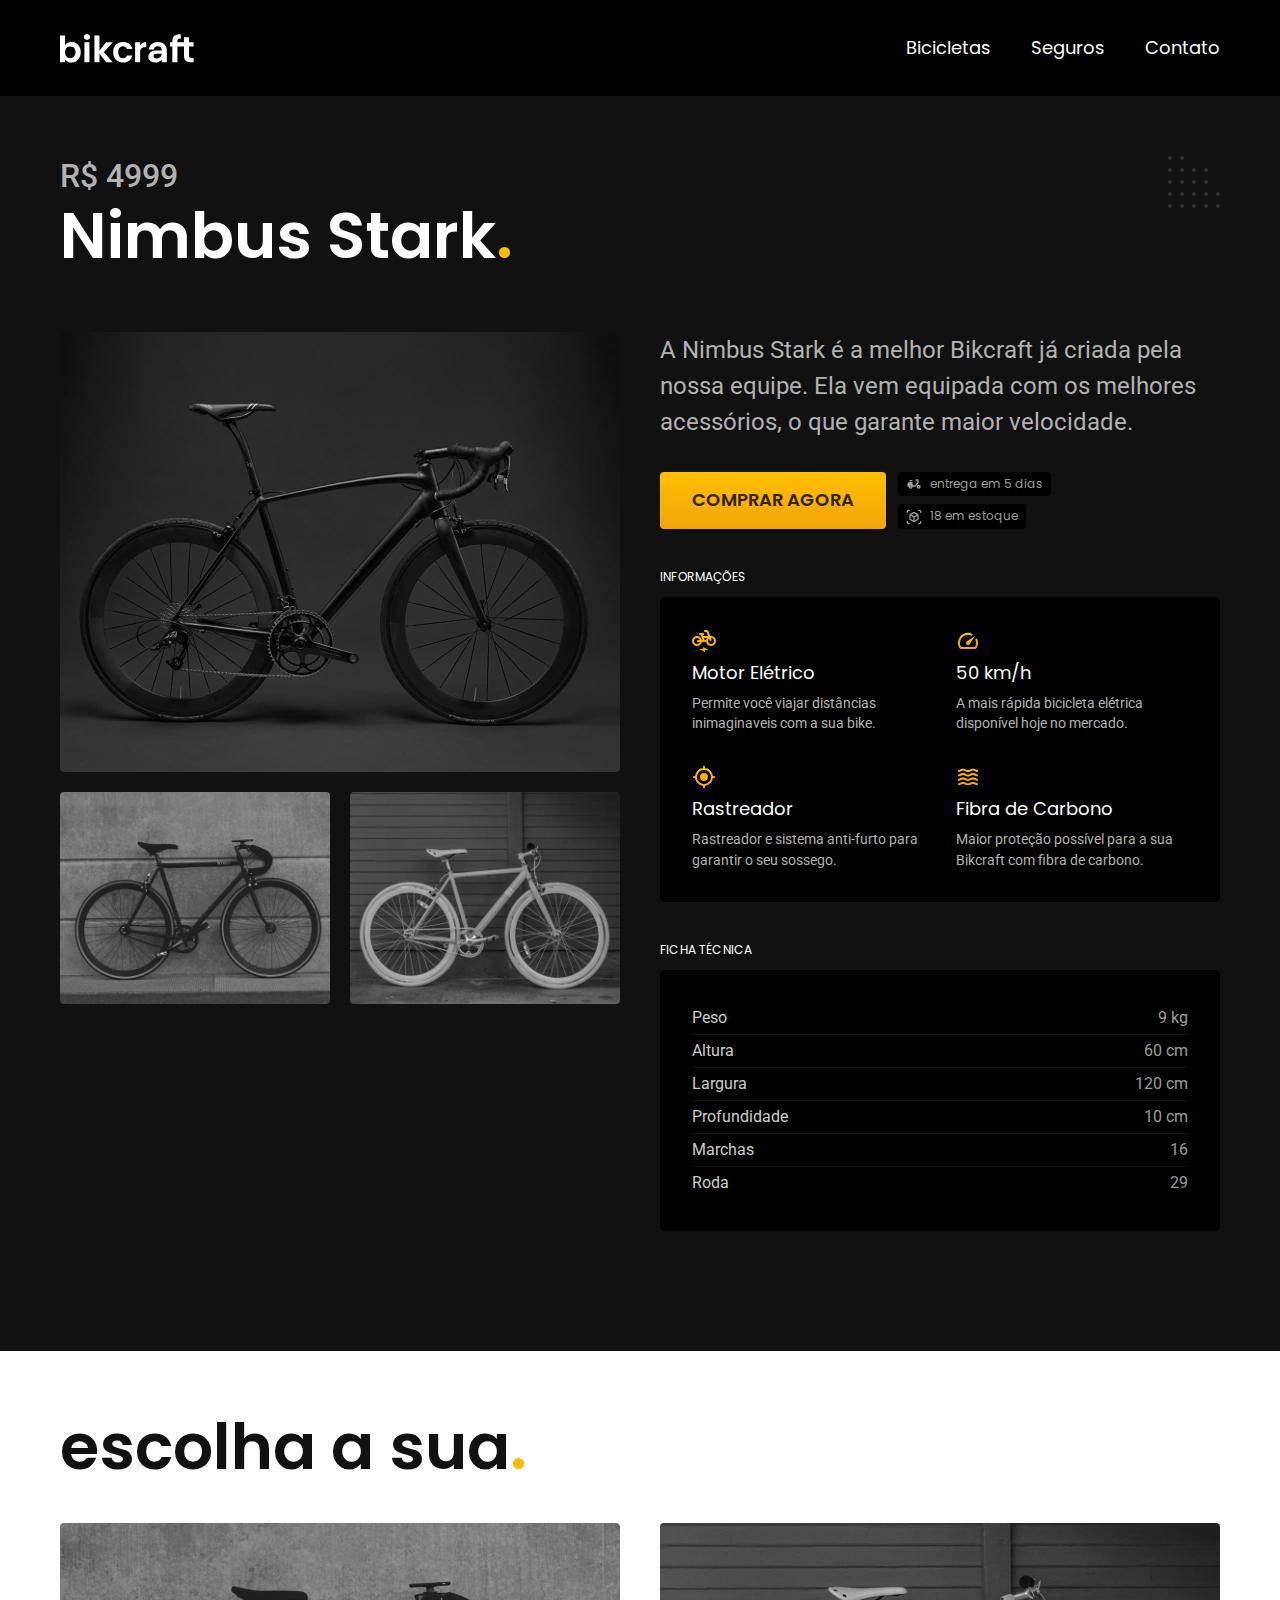
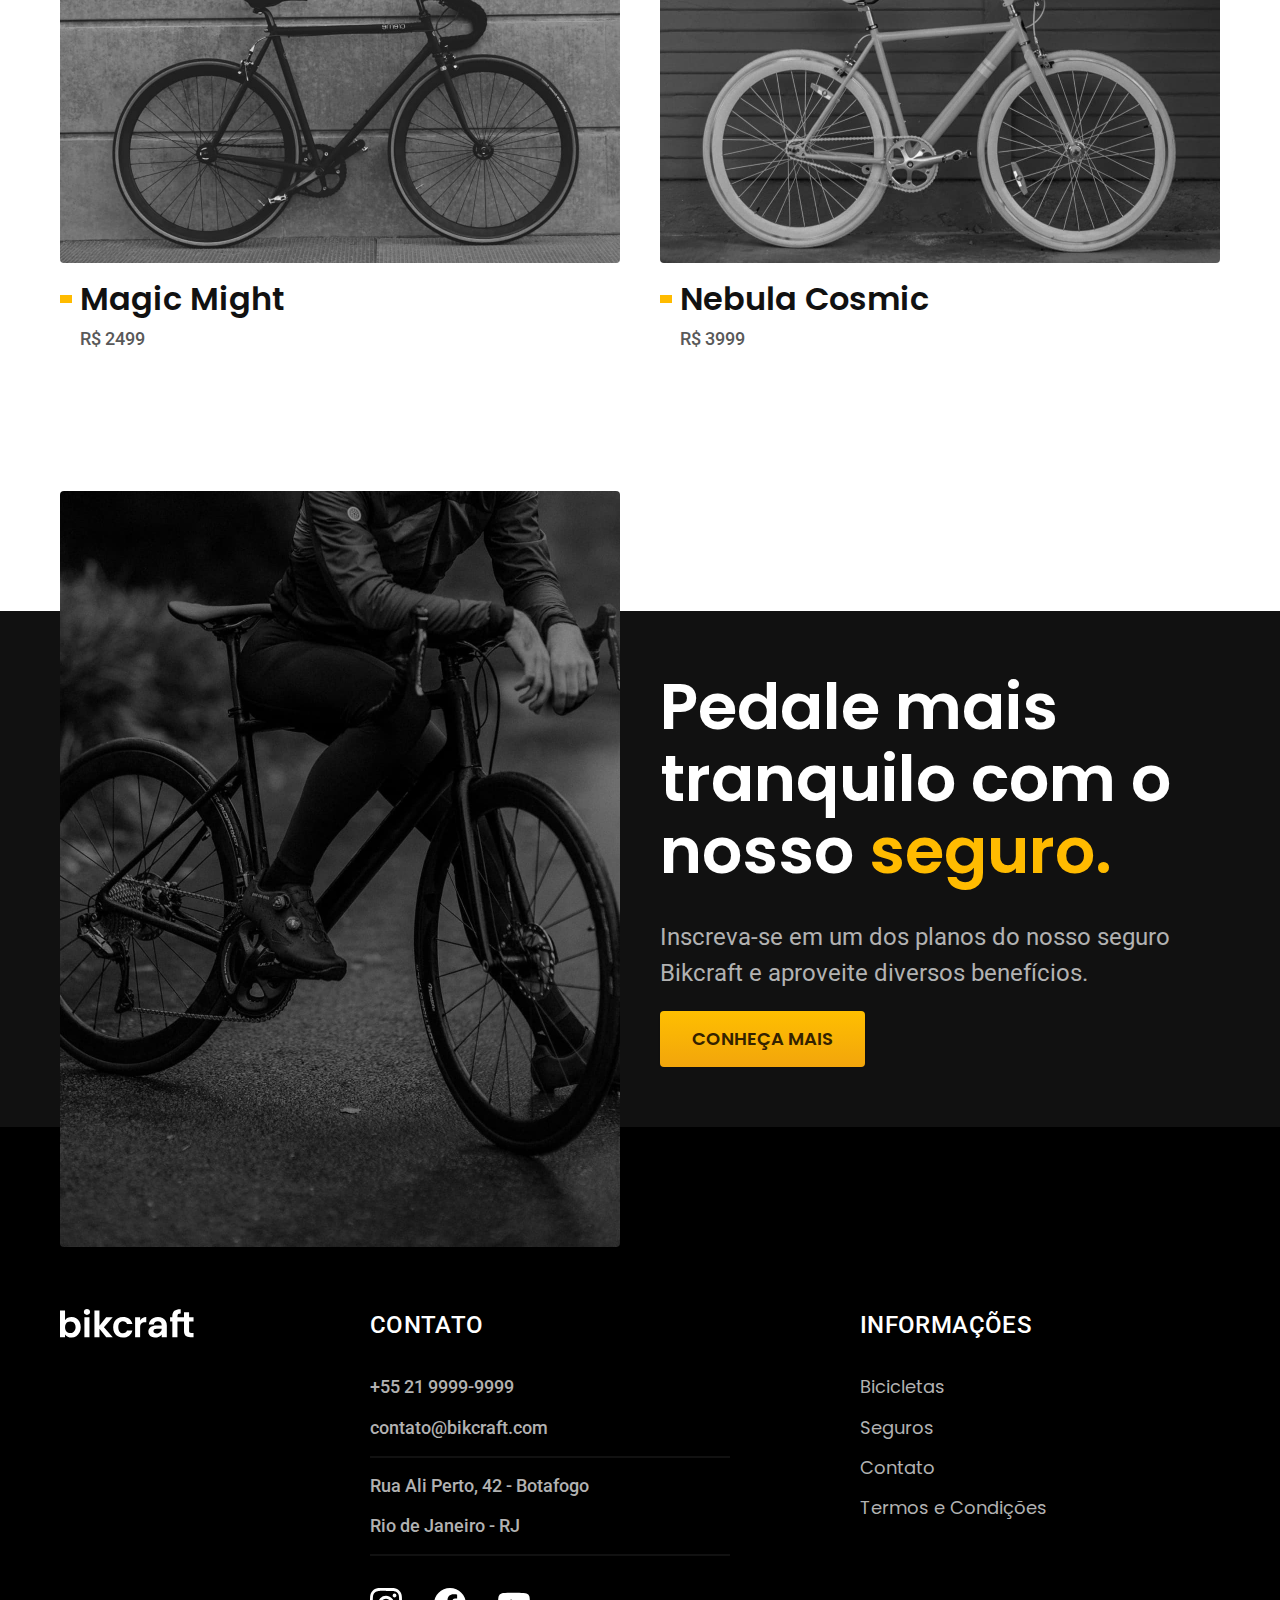
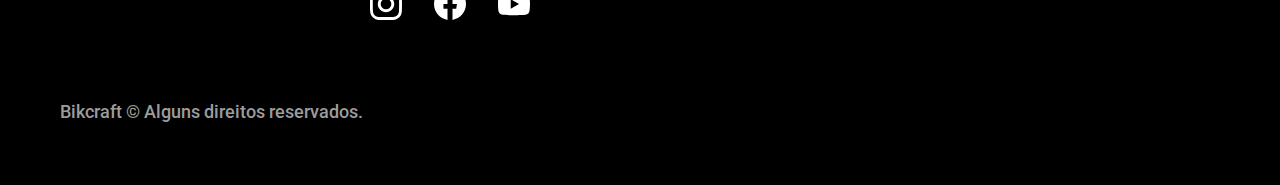
<file: bicicletas/nimbus.html>
<!DOCTYPE html>
<html lang="pt-br">

<head>
  <meta charset="UTF-8">
  <meta name="viewport" content="width=device-width, initial-scale=1.0">

  <title>Nimbus | Bikcraft</title>
  <meta name="description" content="Nimbus.">

  <link rel="icon" href="../favicon.svg" type="image/svg+xml">
  <link rel="preload" href="../css/style.min.css" as="style">
  <link rel="stylesheet" href="../css/style.min.css">
  <script>
    document.documentElement.classList.add("js")
  </script>
  <link rel="preconnect" href="https://fonts.googleapis.com">
  <link rel="preconnect" href="https://fonts.gstatic.com" crossorigin>
  <link
    href="https://fonts.googleapis.com/css2?family=Merriweather:ital,wght@1,900&family=Poppins:wght@400;600&family=Roboto:wght@400;500&display=swap"
    rel="stylesheet">
</head>

<body id="bicicleta">
  <header class="header-bg">
    <div class="header container">
      <a href="../">
        <img src="../img/bikcraft.svg" alt="Bikcraft">
      </a>

      <nav aria-label="primaria">
        <ul class="header-menu font-1-m cor-0">
          <li><a href="../bicicletas.html">Bicicletas</a></li>
          <li><a href="../seguros.html">Seguros</a></li>
          <li><a href="../contato.html">Contato</a></li>
        </ul>
      </nav>
    </div>
  </header>

  <main class="titulo-bg">
    <div>
      <div class="titulo container">
        <p class="font-2-xl cor-5">R$ 4999</p>
        <h1 class="font-1-xxl cor-0">Nimbus Stark<span class="cor-p1">.</span></h1>
      </div>
    </div>
    <div class="bicicleta container">
      <div class="bicicleta-imagens">
        <img src="../img/bicicleta/nimbus1.jpg" alt="bicicleta 1">
        <img src="../img/bicicleta/nimbus2.jpg" alt="bicicleta 2">
        <img src="../img/bicicleta/nimbus3.jpg" alt="bicicleta 3">
      </div>
      <div class="bicicleta-conteudo">
        <p class="font-2-l cor-5">A Nimbus Stark é a melhor Bikcraft já criada pela nossa equipe. Ela vem equipada com
          os melhores acessórios, o que garante maior velocidade.</p>
        <div class="bicicleta-comprar">
          <a class="botao" href="../orcamento.html?tipo=bikcraft&produto=nimbus">Comprar Agora</a>
          <span class="font-1-xs cor-6"><img src="../img/icones/entrega.svg" alt=""> entrega em 5 dias</span>
          <span class="font-1-xs cor-6"><img src="../img/icones/estoque.svg" alt=""> 18 em estoque</span>
        </div>

        <h2 class="font-1-xs cor-0">Informações</h2>
        <ul class="bicicleta-informacoes">
          <li>
            <img src="../img/icones/eletrica.svg" alt="">
            <h3 class="font-1-m cor-0">Motor Elétrico</h3>
            <p class="font-2-xs cor-5">Permite você viajar distâncias inimaginaveis com a sua bike.</p>
          </li>
          <li>
            <img src="../img/icones/velocidade.svg" alt="">
            <h3 class="font-1-m cor-0">50 km/h</h3>
            <p class="font-2-xs cor-5">A mais rápida bicicleta elétrica disponível hoje no mercado.</p>
          </li>
          <li>
            <img src="../img/icones/rastreador.svg" alt="">
            <h3 class="font-1-m cor-0">Rastreador</h3>
            <p class="font-2-xs cor-5">Rastreador e sistema anti-furto para garantir o seu sossego.</p>
          </li>
          <li>
            <img src="../img/icones/carbono.svg" alt="">
            <h3 class="font-1-m cor-0">Fibra de Carbono</h3>
            <p class="font-2-xs cor-5">Maior proteção possível para a sua Bikcraft com fibra de carbono.</p>
          </li>
        </ul>
        <h2 class="font-1-xs cor-0">Ficha Técnica</h2>
        <ul class="bicicleta-ficha font-2-s cor-4">
          <li>Peso <span>9 kg</span></li>
          <li>Altura <span>60 cm</span></li>
          <li>Largura <span>120 cm</span></li>
          <li>Profundidade <span>10 cm</span></li>
          <li>Marchas <span>16</span></li>
          <li>Roda <span>29</span></li>
        </ul>
      </div>
    </div>
  </main>

  <article class="bicicletas-lista container">
    <h2 class="font-1-xxl">escolha a sua<span class="cor-p1">.</span></h2>

    <ul>
      <li>
        <a href="./magic.html">
          <img src="../img/bicicletas/magic.jpg" alt="Bicicleta preta">
          <h3 class="font-1-xl">Magic Might</h3>
          <span class="font-2-m cor-8">R$ 2499</span>
        </a>
      </li>
      <li>
        <a href="./nebula.html">
          <img src="../img/bicicletas/nebula.jpg" alt="Bicicleta preta">
          <h3 class="font-1-xl">Nebula Cosmic</h3>
          <span class="font-2-m cor-8">R$ 3999</span>
        </a>
      </li>
    </ul>
  </article>

  <article class="seguro-bg">
    <div class="seguro container">
      <div class="seguro-imagem">
        <img src="../img/fotos/seguros.jpg" alt="Pessoa parada em cima de uma bicicleta.">
      </div>
      <div class="seguro-conteudo">
        <h2 class="font-1-xxl cor-0">Pedale mais tranquilo com o nosso <span class="cor-p1">seguro.</span></h2>
        <p class="font-2-l cor-5">Inscreva-se em um dos planos do nosso seguro Bikcraft e aproveite diversos benefícios.
        </p>
        <a class="botao" href="../seguros.html">Conheça Mais</a>
      </div>
    </div>
  </article>

  <footer class="footer-bg">
    <div class="footer container">
      <img src="../img/bikcraft.svg" alt="Bikcraft">
      <div class="footer-contato">
        <h3 class="font-2-l-b cor-0">Contato</h3>
        <ul class="font-2-m cor-5">
          <li><a href="tel:+552199999999">+55 21 9999-9999</a></li>
          <li><a href="mailto:contato@bikcraft.com">contato@bikcraft.com</a></li>
          <li>Rua Ali Perto, 42 - Botafogo</li>
          <li>Rio de Janeiro - RJ</li>
        </ul>
        <div class="footer-redes">
          <a href="../">
            <img src="../img/redes/instagram.svg" alt="Instagram">
          </a>
          <a href="../">
            <img src="../img/redes/facebook.svg" alt="Facebook">
          </a>
          <a href="../">
            <img src="../img/redes/youtube.svg" alt="Youtube">
          </a>
        </div>
      </div>
      <div class="footer-informacoes">
        <h3 class="font-2-l-b cor-0">Informações</h3>
        <nav>
          <ul class="font-1-m cor-5">
            <li><a href="../bicicletas.html">Bicicletas</a></li>
            <li><a href="../seguros.html">Seguros</a></li>
            <li><a href="../contato.html">Contato</a></li>
            <li><a href="../termos.html">Termos e Condições</a></li>
          </ul>
        </nav>
      </div>
      <p class="footer-copy font-2-m cor-6">Bikcraft © Alguns direitos reservados.</p>
    </div>
  </footer>
  <script src="../js/script.js"></script>
</body>

</html>
</file>
<file: css/style.min.css>
body{margin:0;font-family:Arial,Helvetica,sans-serif;color:#111}blockquote,dd,h1,h2,h3,h4,p,ul{margin:0}ul{padding:0;list-style:none}a{text-decoration:none;color:inherit}img{max-width:100%;height:auto;display:block}img[src$=".jpg"]{border-radius:4px}.font-1-xs{font:400 0.75rem/1.35 Poppins,sans-serif}.font-2-xs{font:400 0.875rem/1.43 Roboto,sans-serif}.font-1-s{font:400 1rem/1.5 Poppins,sans-serif}.font-2-s{font:400 1rem/1.5 Roboto,sans-serif}.font-1-m,.font-1-m-b{font:400 1.125rem/1.35 Poppins,sans-serif}.font-1-m-b{font-weight:600}.font-2-m{font:500 1.125rem/1.35 Roboto,sans-serif}.font-1-l{font:400 1.5rem/1.5 Poppins,sans-serif}.font-2-l,.font-2-l-b{font:400 1.5rem/1.5 Roboto,sans-serif}.font-2-l-b{font-weight:500;letter-spacing:.015em;text-transform:uppercase}.font-1-xl{font:600 2rem/1.25 Poppins,sans-serif}.font-2-xl{font:500 2rem/1.25 Roboto,sans-serif}.font-1-xxl{font:600 4rem/1.125 Poppins,sans-serif}@media (max-width:1200px){.font-1-xxl{font-size:3rem}.font-2-l,.font-2-l-b{font-size:1.125rem}}@media (max-width:800px){.font-1-xxl{font-size:2rem}.font-1-xl,.font-2-xl{font-size:1.5rem}}:root{--cor-0:#ffffff;--cor-1:#f7f7f7;--cor-2:#ededed;--cor-3:#dedede;--cor-4:#cccccc;--cor-5:#b2b2b2;--cor-6:#9c9c9c;--cor-7:#717171;--cor-8:#595959;--cor-9:#404040;--cor-10:#2e2e2e;--cor-11:#111111;--cor-12:#000000;--cor-p1:#ffbb00;--cor-p2:#e4a30b;--cor-p3:#a66f00;--cor-p4:#664400;--cor-p5:#332200}.cor-0{color:var(--cor-0)}.cor-1{color:var(--cor-1)}.cor-2{color:var(--cor-2)}.cor-3{color:var(--cor-3)}.cor-4{color:var(--cor-4)}.cor-5{color:var(--cor-5)}.cor-6{color:var(--cor-6)}.cor-7{color:var(--cor-7)}.cor-8{color:var(--cor-8)}.cor-9{color:var(--cor-9)}.cor-10{color:var(--cor-10)}.cor-11{color:var(--cor-11)}.cor-12{color:var(--cor-12)}.cor-p1{color:var(--cor-p1)}.cor-p2{color:var(--cor-p2)}.cor-p3{color:var(--cor-p3)}.cor-p4{color:var(--cor-p4)}.cor-p5{color:var(--cor-p5)}.header-bg{background-color:var(--cor-12)}.header{display:flex;flex-wrap:wrap;gap:20px;justify-content:space-between;align-items:center;padding-top:20px;padding-bottom:20px}.header-menu{display:flex;flex-wrap:wrap;gap:40px}.header-menu a{display:inline-block;padding:16px 0;position:relative}.header-menu a:after{content:"";display:block;height:2px;width:0;background:var(--cor-0);margin-top:4px;transition:.3s;position:absolute}.header-menu a.ativo::after,.header-menu a:hover:after{width:100%}@media (max-width:800px){.header-menu{gap:20px}.header-menu a{background:var(--cor-11);padding:12px 16px;border-radius:4px}.header-menu a:hover{background-color:var(--cor-10)}.header a:after{display:none}}@media (max-width:600px){.header-menu{gap:12px}.header-menu a{padding:8px 12px;font-size:14px}}.footer-bg{background-color:var(--cor-12)}.footer{display:grid;grid-template-columns:3fr 5fr 4fr;gap:40px;padding-top:60px;padding-bottom:60px}.footer h3{margin-bottom:32px}.footer-contato ul{margin-bottom:32px}.footer-contato li:nth-child(2n):after{content:"";display:block;max-width:360px;height:2px;background:var(--cor-11);margin-top:16px}.footer li{margin-bottom:16px}.footer-redes{display:flex;gap:32px}.footer a:hover{color:var(--cor-0)}.footer-copy{grid-column:1/-1;margin-top:40px}@media (max-width:800px){.footer>img{display:none}.footer{grid-template-columns:1fr 1fr}}@media (max-width:600px){.footer{grid-template-columns:1fr;gap:60px}.footer-copy{margin-top:0}}.container{box-sizing:border-box;max-width:1200px;padding-left:20px;padding-right:20px;margin-left:auto;margin-right:auto}.botao{display:inline-block;padding:16px 32px;background:linear-gradient(#ffbf00,#f2a50c);border-radius:4px;box-shadow:0 1px 2px rgba(0,0,0,.1);text-transform:uppercase;color:var(--cor-p5);font:600 1.125rem/1.35 Poppins,sans-serif;max-width:max-content;border:none;cursor:pointer}.botao:hover{background:linear-gradient(#ffb60d,#e59317)}.botao.secundario{background:var(--cor-10);color:var(--cor-2)}.botao.secundario:hover{background:var(--cor-9)}.botao.seta{display:flex;align-items:center}.botao.seta::after{content:"";display:inline-block;width:18px;height:10px;margin-left:12px;background:url("../img/icones/seta.svg");transition:transform .2s}.botao.seta:hover::after{transform:translateX(4px)}@media (max-width:600px){.botao{padding:12px 16px;font-size:1rem}}.link{display:inline-block;color:var(--cor-p1);font:500 1.5rem/1.5 Poppins,sans-serif;text-transform:uppercase}.link::after{content:"";display:block;width:100%;height:4px;background-color:currentColor}.link:hover{color:var(--cor-0)}.titulo-bg{padding-top:60px;padding-bottom:60px;background-color:var(--cor-11)}.titulo{background:url("../img/dec/top-right.svg") no-repeat top right 20px}.titulo p{margin-bottom:4px}@media (max-width:800px){.titulo-bg{padding-top:40px;padding-bottom:40px}.titulo p{font-size:1rem;text-transform:lowercase;font-weight:400}}.form{display:grid;grid-template-columns:1fr 1fr;gap:20px}.form label{display:block;font:400 1rem/1.5 Poppins,sans-serif;margin-bottom:4px}.form .col-2{grid-column:span 2}.form input[type=email],.form input[type=text],.form textarea{font:400 1rem/1.5 Roboto,sans-serif;background:var(--cor-1);border:1px solid var(--cor-2);padding:12px;border-radius:4px;width:100%;box-sizing:border-box}.form input[type=email]:focus,.form input[type=text]:focus,.form textarea:focus{outline:0;border-color:var(--cor-p1);background:var(--cor-0);box-shadow:0 0 0 2px #fea}@media (max-width:600px){.form{grid-template-columns:1fr}.form .col-2{grid-column:1}}.js .fadeInDown{transform:translate3d(0,-20px,0)}.js .fadeInUp{transform:translate3d(0,20px,0)}.js .fadeInRight{transform:translate3d(20px,0,0)}.js .fadeInLeft{transform:translate3d(-20px,0,0)}.js [data-anime]{opacity:0}.js .anime{opacity:1;transform:none;transition:transform .8s,opacity .8s}.introducao-bg{background:var(--cor-12) url("../img/dec/bottom-left.svg") no-repeat bottom 160px left 20px;box-shadow:inset 0 -120px var(--cor-0)}.introducao{display:grid;grid-template-columns:1fr 1fr;gap:0 40px}.introducao-conteudo{align-self:end;padding-bottom:200px}.introducao img{width:100%;height:100%;object-fit:cover;border-radius:4px}.introducao h1{margin-bottom:32px}.introducao p{margin-bottom:20px}@media (max-width:800px){.introducao-bg{background:var(--cor-11);padding-top:40px;box-shadow:inset 0 -60px #fff}.introducao{grid-template-columns:1fr;gap:32px}.introducao-conteudo{padding-bottom:0}.introducao h1{margin-bottom:16px}.introducao img{height:300px;width:100%}}.tecnologia-bg{background-color:var(--cor-11);box-shadow:inset 0 80px var(--cor-0),inset 0 -80px var(--cor-0)}.tecnologia{display:grid;grid-template-columns:1fr 1fr;gap:40px}.tecnologia-imagem img{width:100%;height:100%;object-fit:cover;object-position:left}.tecnologia-conteudo{padding-top:160px;padding-bottom:160px}.tecnologia-conteudo>span{display:block;margin-bottom:20px}.tecnologia-conteudo h2{margin-bottom:32px}.tecnologia-conteudo>p{margin-bottom:20px}.tecnologia a{margin-bottom:80px}.tecnologia-vantagens{display:flex;gap:40px}.tecnologia-vantagens h3{margin-bottom:8px;width:max-content}.tecnologia-vantagens img{width:24px;margin-bottom:8px}@media (max-width:800px){.tecnologia-bg{box-shadow:initial}.tecnologia{grid-template-columns:1fr}.tecnologia-conteudo{padding-top:60px;padding-bottom:60px}.tecnologia-imagem{display:none}.tecnologia a{margin-bottom:60px}}@media (max-width:600px){.tecnologia-vantagens{flex-direction:column}}.parceiros{padding-top:60px;padding-bottom:120px}.parceiros h2{margin-bottom:60px}.parceiros ul{padding:0 20px;max-width:1400px;display:grid;grid-template-columns:repeat(4,1fr);margin:0 auto}.parceiros li{display:flex;padding:32px;border-left:2px solid var(--cor-2)}.parceiros img{margin:auto}.parceiros li:first-child,.parceiros li:nth-child(5){border-left:none}.parceiros li:nth-child(n+5){border-top:2px solid var(--cor-2)}@media (max-width:800px){.parceiros{padding-bottom:60px}.parceiros h2{margin-bottom:20px}.parceiros ul{grid-template-columns:repeat(2,1fr)}.parceiros li:nth-child(n+3){border-top:2px solid var(--cor-2)}.parceiros li:nth-child(odd){border-left:none}}.depoimento{display:grid;grid-template-columns:1fr 1fr;background-color:var(--cor-p1);overflow:hidden}.depoimento img{width:100%;height:100%;object-fit:cover;border-radius:0}.depoimento-conteudo{padding:40px 40px 80px 80px;align-self:end;background:url("../img/dec/bottom-right-p.svg") no-repeat bottom 40px right 40px}.depoimento-conteudo p{max-width:32ch;font-family:Merriweather,serif;font-style:italic;font-weight:900;margin-bottom:32px;position:relative}.depoimento p::after,.depoimento p::before{font-size:5rem;color:var(--cor-p2);position:absolute}.depoimento p::before{content:"“";left:-50px;top:-20px}.depoimento p::after{content:"”"}@media (min-width:1200px){.depoimento img{max-height:520px}}@media (max-width:800px){.depoimento{grid-template-columns:1fr;text-align:center}.depoimento img{max-height:200px}.depoimento-conteudo{padding:40px 20px;margin:auto}}.bicicletas-lista{padding-top:60px;padding-bottom:120px}.bicicletas-lista h2{margin-bottom:40px}.bicicletas-lista ul{display:flex;gap:40px;padding:0 20px 20px 20px;max-width:1400px;margin-left:auto;margin-right:auto;overflow-x:auto}#bicicleta .bicicletas-lista ul{padding:0 0 20px 0}.bicicletas-lista li{flex:1;min-width:280px}.bicicletas-lista a{display:block}.bicicletas-lista img{margin-bottom:16px}.bicicletas-lista h3{margin-bottom:8px;display:flex;align-items:center}.bicicletas-lista h3::before{content:"";display:inline-block;height:8px;width:12px;margin-right:8px;background-color:var(--cor-p1);transition:width .2s}.bicicletas-lista a:hover h3::before{width:24px}.bicicletas-lista li span{padding-left:20px}@media (max-width:800px){.bicicletas-lista{padding-bottom:60px}.bicicletas-lista ul{gap:20px}}.bicicletas-bg{background:linear-gradient(to right,var(--cor-0) 30%,var(--cor-11) 0)}.bicicletas{display:grid;grid-template-columns:1fr 1fr;gap:40px;padding-top:60px;padding-bottom:60px;background:url("../img/dec/top-right.svg") no-repeat top 40px right 20px}.bicicletas-imagem{display:grid}.bicicletas-imagem img{grid-area:1/1}.bicicletas-imagem span{grid-area:1/1;place-self:start end;margin-top:20px;background:var(--cor-12);display:inline-block;padding:8px 16px 8px 8px;border-radius:4px 0 0 4px}.bicicletas-conteudo{display:grid;grid-template-columns:1fr auto;align-content:start}.bicicletas h2,.bicicletas p{grid-column:1/-1}.bicicletas h2{margin-bottom:20px}.bicicletas h2::before{content:"";display:block;width:12px;height:8px;background-color:var(--cor-p1);margin-bottom:8px}.bicicletas p{margin-bottom:32px}.bicicletas a{place-self:end}.bicicletas li{display:flex;align-items:center}.bicicletas ul{display:grid;gap:16px}.bicicletas-conteudo img{width:24px;margin-right:8px}@media (max-width:800px){.bicicletas-bg{background:var(--cor-11)}.bicicletas{grid-template-columns:1fr;gap:20px;padding-top:40px;padding-bottom:40px}}@media (max-width:600px){.bicicletas-conteudo{grid-template-columns:1fr}.bicicletas ul{font-size:1rem;grid-template-columns:1fr 1fr;margin-bottom:32px}.bicicletas a{place-self:start}}.bicicleta{display:grid;grid-template-columns:1fr 1fr;align-items:start;gap:40px;padding-top:60px;padding-bottom:60px}#bicicleta .titulo p{text-transform:uppercase}.bicicleta-imagens{display:flex;flex-wrap:wrap;gap:20px}.bicicleta-imagens img{flex:1;min-width:200px}.bicicleta-imagens img:first-child{min-width:100%}.bicicleta-conteudo>p{margin-bottom:32px}.bicicleta-comprar{display:grid;grid-template-columns:max-content auto;align-items:center;justify-items:start;gap:8px 12px;margin-bottom:40px}.bicicleta-comprar a{grid-row:span 2}.bicicleta-comprar span{display:flex;align-items:center;background-color:var(--cor-12);gap:8px;padding:4px 8px;border-radius:4px}.bicicleta-conteudo h2{text-transform:uppercase;letter-spacing:.015em;margin-bottom:12px}.bicicleta-ficha,.bicicleta-informacoes{padding:32px;background-color:var(--cor-12);border-radius:4px}.bicicleta-informacoes{margin-bottom:40px;display:grid;grid-template-columns:1fr 1fr;gap:32px}.bicicleta-informacoes img{width:24px;margin-bottom:8px}.bicicleta-informacoes h3{margin-bottom:8px}.bicicleta-ficha li{padding:4px 0;display:flex;justify-content:space-between;border-bottom:1px solid var(--cor-11)}.bicicleta-ficha li:last-child{border-bottom:none}.bicicleta-ficha span{color:var(--cor-6)}@media (max-width:800px){.bicicleta{grid-template-columns:1fr;padding-top:40px;padding-bottom:40px}.bicicleta-imagens{grid-row:2}}@media (max-width:400px){.bicicleta-informacoes{grid-template-columns:1fr}.bicicleta-comprar{grid-template-columns:1fr}}.seguro-bg{background-color:var(--cor-11);box-shadow:inset 0 120px var(--cor-0),inset 0 -120px var(--cor-12)}.seguro{display:grid;grid-template-columns:1fr 1fr;gap:40px}.seguro-imagem img{width:100%;height:100%;object-fit:cover}.seguro-conteudo{padding-top:180px;padding-bottom:180px}.seguro h2{margin-bottom:32px}.seguro p{margin-bottom:20px}@media (max-width:800px){.seguro-bg{box-shadow:inset 0 -60px var(--cor-12)}.seguro{grid-template-columns:1fr}.seguro-conteudo{grid-row:1;padding-top:40px;padding-bottom:0}}.seguros-bg{background:var(--cor-11)}.seguros{padding-top:60px;padding-bottom:60px;display:grid;grid-template-columns:1fr 1fr;gap:40px;align-items:center}#seguros .seguros{padding-top:0}.seguros h2{grid-column:1/-1}.seguros-item{background-color:var(--cor-12);padding:32px 32px 32px 60px;display:grid;grid-template-columns:1fr auto;border-radius:4px}.seguros-item h3{margin-bottom:40px}.seguros-item span{grid-column:2;display:block;text-align:right}.seguros-item ul{grid-column:1/-1;margin-bottom:32px}.seguros-item li{display:flex;align-items:center;position:relative}.seguros-item li+li{margin-top:20px}.seguros-item li::before{content:"";display:inline-block;width:13px;height:9px;background-image:url("../img/icones/lista.svg");position:absolute;left:-21px}.seguros-item a{grid-column:1/-1}@media (max-width:800px){.seguros{grid-template-columns:1fr}}.vantagens-bg{background-color:var(--cor-12)}.vantagens{padding-top:120px;padding-bottom:120px}.vantagens h2{margin-bottom:60px}.vantagens ul{display:grid;grid-template-columns:repeat(auto-fit,minmax(280px,max-content));gap:40px 80px}.vantagens h3,.vantagens img{margin-bottom:8px}@media (max-width:800px){.vantagens{padding-top:60px;padding-bottom:60px}.vantagens h2{margin-bottom:40px}.vantagens ul{gap:20px}}.perguntas{padding-top:120px;padding-bottom:120px}.perguntas h2{margin-bottom:60px}.perguntas dl>div{padding:20px;border-radius:4px}.perguntas dl>div:nth-child(odd){background-color:var(--cor-1)}.perguntas button{display:grid;grid-template-columns:auto 1fr auto;align-items:center;gap:8px;cursor:pointer;border:none;background:0 0;width:100%;text-align:left}.perguntas button::before{content:"";display:inline-block;width:12px;height:8px;background-color:var(--cor-p1)}.perguntas button::after{content:"";display:inline-block;width:14px;height:6px;background:url("../img/icones/seta-abrir.svg");transition:.3s}.perguntas button:hover::after,.perguntas button[aria-expanded=true]::after{transform:rotate(180deg)}.js .perguntas dd{display:none}.js .perguntas dd.ativo{display:block}.perguntas dd{padding-left:20px;padding-top:16px;max-width:80ch}@media (max-width:800px){.perguntas{padding-top:60px;padding-bottom:60px}.perguntas h2{margin-bottom:40px}}#contato{background:linear-gradient(var(--cor-11) 600px,var(--cor-1) 0)}.contato{display:grid;grid-template-columns:5fr 7fr}.contato-dados,.contato-formulario{padding:60px;box-shadow:0 1px 2px rgba(0,0,0,.1)}.contato-dados{border-radius:5px 0 0 5px;background:var(--cor-12) url("../img/dec/bottom-left.svg") no-repeat bottom 20px left 20px}.contato-formulario{border-radius:0 5px 5px 0;background:var(--cor-0) url("../img/dec/bottom-right.svg") no-repeat bottom 20px right 20px}.contato-dados h2{margin-bottom:60px}.contato-endereco{margin-bottom:32px;padding-left:28px;background:url("../img/icones/local.svg") no-repeat 0 2px}.contato-endereco p{margin-bottom:8px}.contato-meios a{display:block;max-width:max-content;margin-bottom:8px;padding-left:28px}.contato-meios a:hover{color:var(--cor-0)}.contato-meios a:first-child{background:url("../img/icones/email.svg") no-repeat 0 2px}.contato-meios a:nth-child(2){margin-bottom:32px}.contato-meios a:nth-child(3){background:url("../img/icones/telefone.svg") no-repeat 0 2px;margin-bottom:60px}.contato-redes{display:flex;gap:32px;padding-left:28px}@media (max-width:800px){.contato{grid-template-columns:1fr}.contato-dados,.contato-formulario{padding:20px}.contato-dados{border-radius:5px 5px 0 0;background:var(--cor-12)}.contato-formulario{border-radius:0 0 5px 5px}.contato-dados h2,.contato-meios a:nth-child(3){margin-bottom:32px}.contato-redes{margin-bottom:12px}}.lojas{display:grid;grid-template-columns:1fr 1fr;gap:0 40px;padding-top:120px;padding-bottom:120px}.lojas h2{grid-column:1/-1;margin-bottom:60px}.lojas img{border-radius:4px 4px 0 0}.lojas-item{border-radius:4px;background:var(--cor-0);box-shadow:0 1px 2px rgba(0,0,0,.1)}.lojas-conteudo{display:grid;grid-template-columns:1fr 1fr;gap:32px 16px;padding:32px}.lojas-conteudo h3,.lojas-tempo{grid-column:1/-1}.lojas-dados{display:grid;gap:8px;border-left:2px solid var(--cor-2);padding-left:12px}.lojas-tempo{display:flex;align-items:center;gap:8px}@media (max-width:800px){.lojas{gap:20px;padding-top:60px;padding-bottom:60px}.lojas h2{margin-bottom:32px}.lojas-conteudo{grid-template-columns:1fr}}@media (max-width:600px){.lojas{grid-template-columns:1fr}}#orcamento{background:linear-gradient(var(--cor-11) 600px,var(--cor-1) 0)}.orcamento{display:grid;grid-template-columns:5fr 7fr;padding-bottom:120px}.orcamento h2{text-transform:uppercase;position:relative;display:flex;align-items:center}.orcamento h2::before{content:"";display:inline-block;width:4px;height:8px;background-color:var(--cor-p1);position:absolute;left:-12px}.orcamento-dados,.orcamento-produto{padding:60px;box-shadow:0 1px 2px rgba(0,0,0,.1)}.orcamento-produto{border-radius:5px 0 0 5px;background:var(--cor-12) url("../img/dec/bottom-left.svg") no-repeat bottom 20px left 20px;display:grid;grid-template-columns:1fr 1fr;gap:20px;align-content:start}.orcamento-produto>*{grid-column:1/-1}.orcamento-produto>label{grid-column:initial}.orcamento-produto label{font:400 1rem/1.5 Poppins,sans-serif;color:var(--cor-4);background-color:var(--cor-10);padding:12px 16px;border-radius:4px;cursor:pointer;display:grid;grid-template-columns:auto 1fr auto;align-items:center;border:1px solid var(--cor-10)}.orcamento-produto input:checked+label{background:var(--cor-0);color:var(--cor-11)}.orcamento-produto label::before{content:"";display:inline-block;box-sizing:border-box;width:12px;height:12px;border:1px solid var(--cor-6);border-radius:50%;margin-right:8px}.orcamento-produto input:checked+label::before{border-color:var(--cor-7);box-shadow:inset 0 0 0 3px var(--cor-0),inset 0 0 0 6px var(--cor-7)}.orcamento-produto label:hover{background-color:var(--cor-9);border-color:var(--cor-9)}.orcamento-produto input:focus+label{box-shadow:0 0 0 2px var(--cor-p1);border-color:var(--cor-12)}.orcamento-produto label span{display:none}.orcamento-produto input:checked+label span{display:inline-block}.orcamento-produto input{opacity:0;position:absolute;pointer-events:none}.orcamento-dados{border-radius:0 5px 5px 0;background:var(--cor-0) url("../img/dec/bottom-right.svg") no-repeat bottom 20px right 20px}.orcamento-conteudo{display:none}.orcamento-conteudo h2,.orcamento-dados h2:nth-of-type(n+2){margin-top:20px}#bikcraft:checked~#orcamento-bikcraft,#seguro:checked~#orcamento-seguro{display:grid;gap:20px}.orcamento-detalhes{display:none;background:var(--cor-0);padding:20px;grid-template-columns:1fr 1fr;border-radius:4px;align-items:center}.orcamento-detalhes li{display:flex;align-items:center;margin-bottom:8px}.orcamento-detalhes li img{width:16px;margin-right:8px}.orcamento-produto input:checked+label+.orcamento-detalhes{display:grid}@media (max-width:1200px){.orcamento-dados,.orcamento-produto{padding:32px}}@media (max-width:800px){.orcamento{grid-template-columns:1fr}.orcamento-produto{border-radius:5px 5px 0 0;background:var(--cor-12)}.orcamento-dados{border-radius:0 0 5px 5px}}@media (max-width:400px){.orcamento-produto{grid-template-columns:1fr}}.termos{padding-top:80px;padding-bottom:80px}.termos h2{font-weight:600;margin-bottom:20px}.termos p+h2{margin-top:40px}.termos p{max-width:75ch;margin-bottom:24px}
</file>
